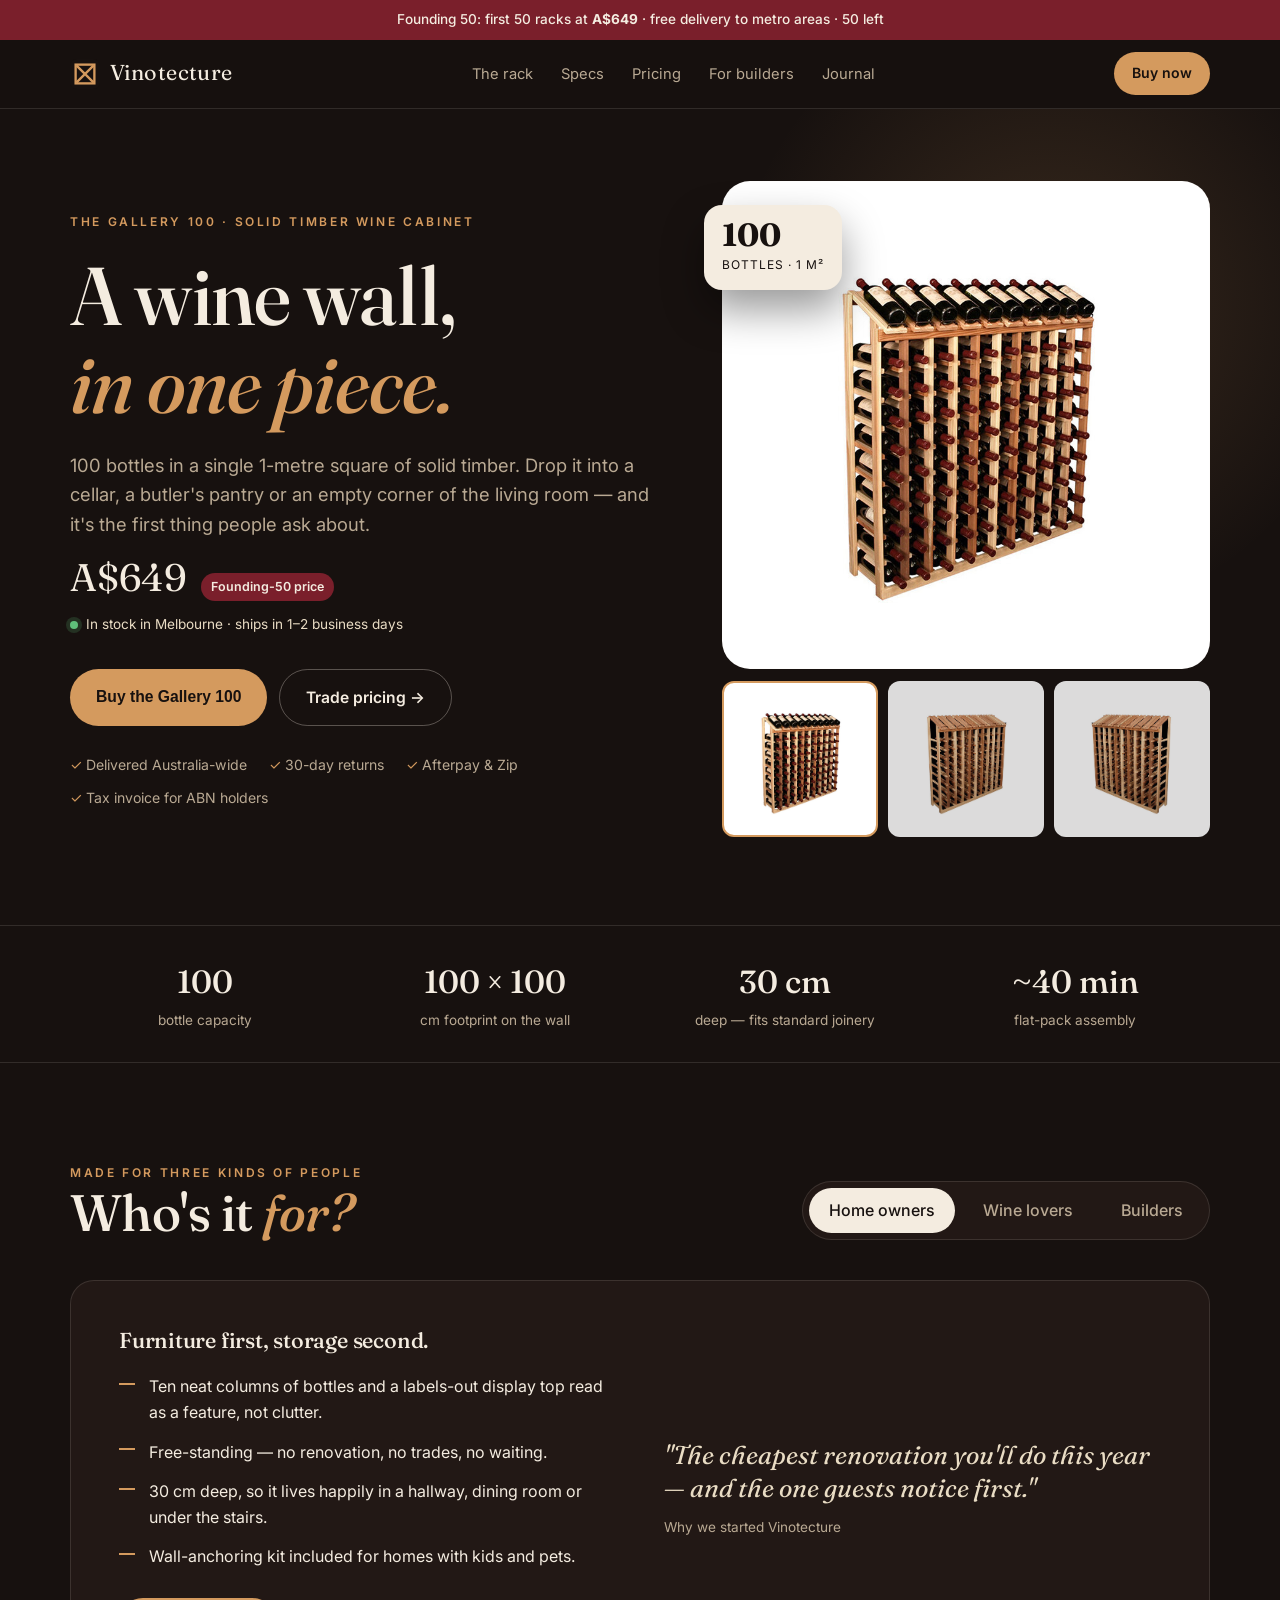
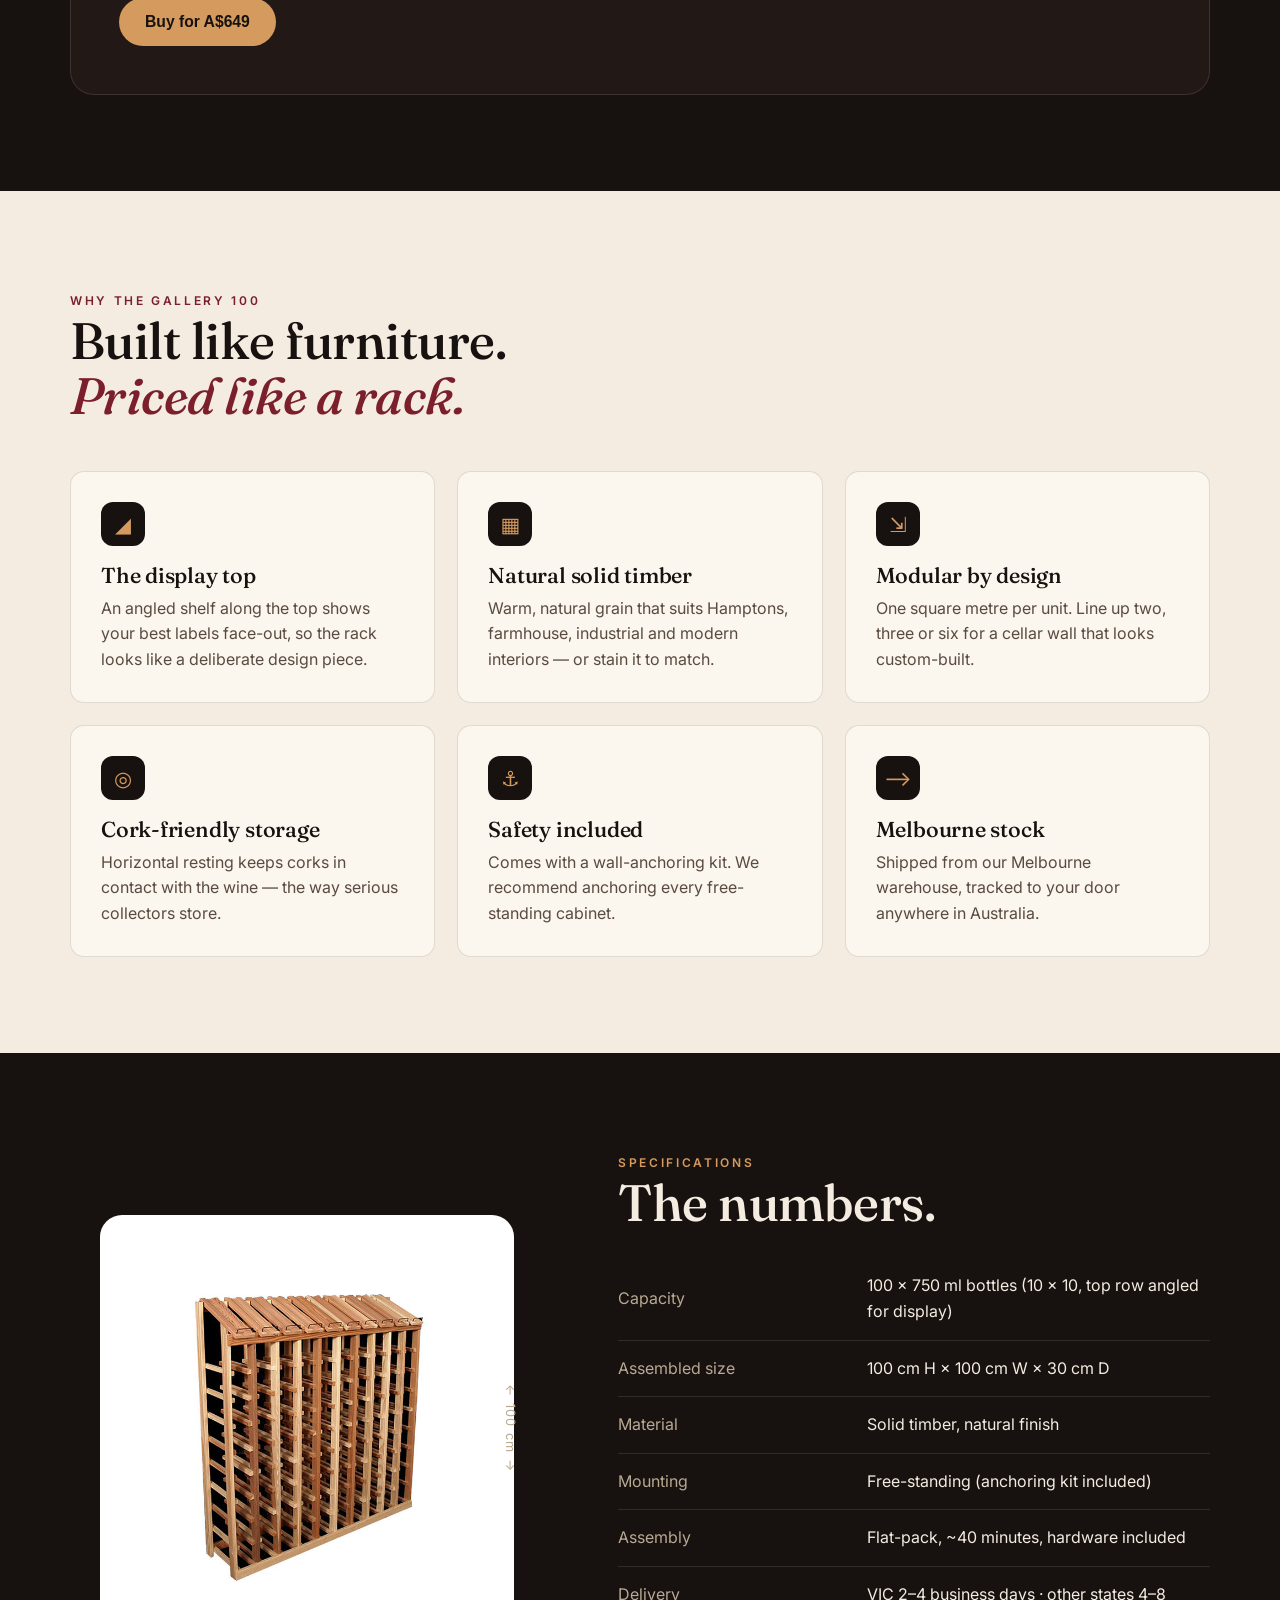
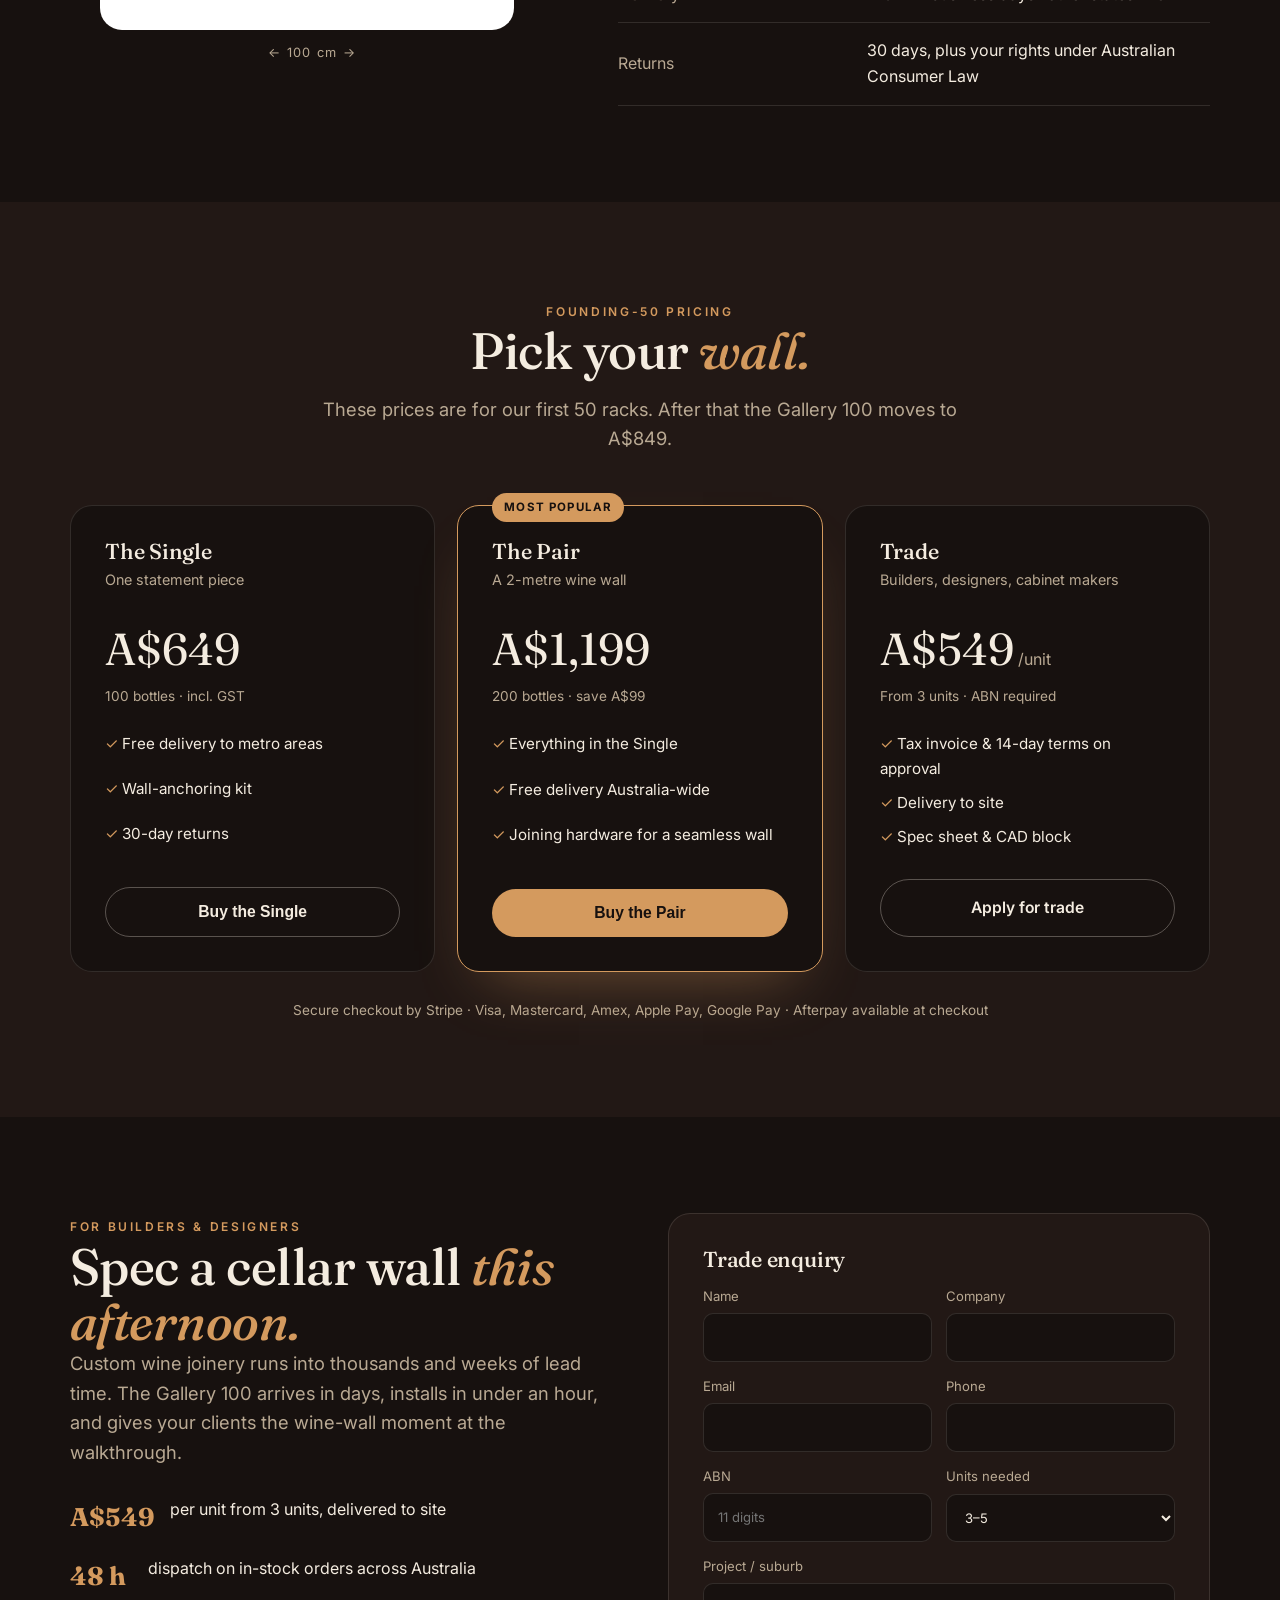
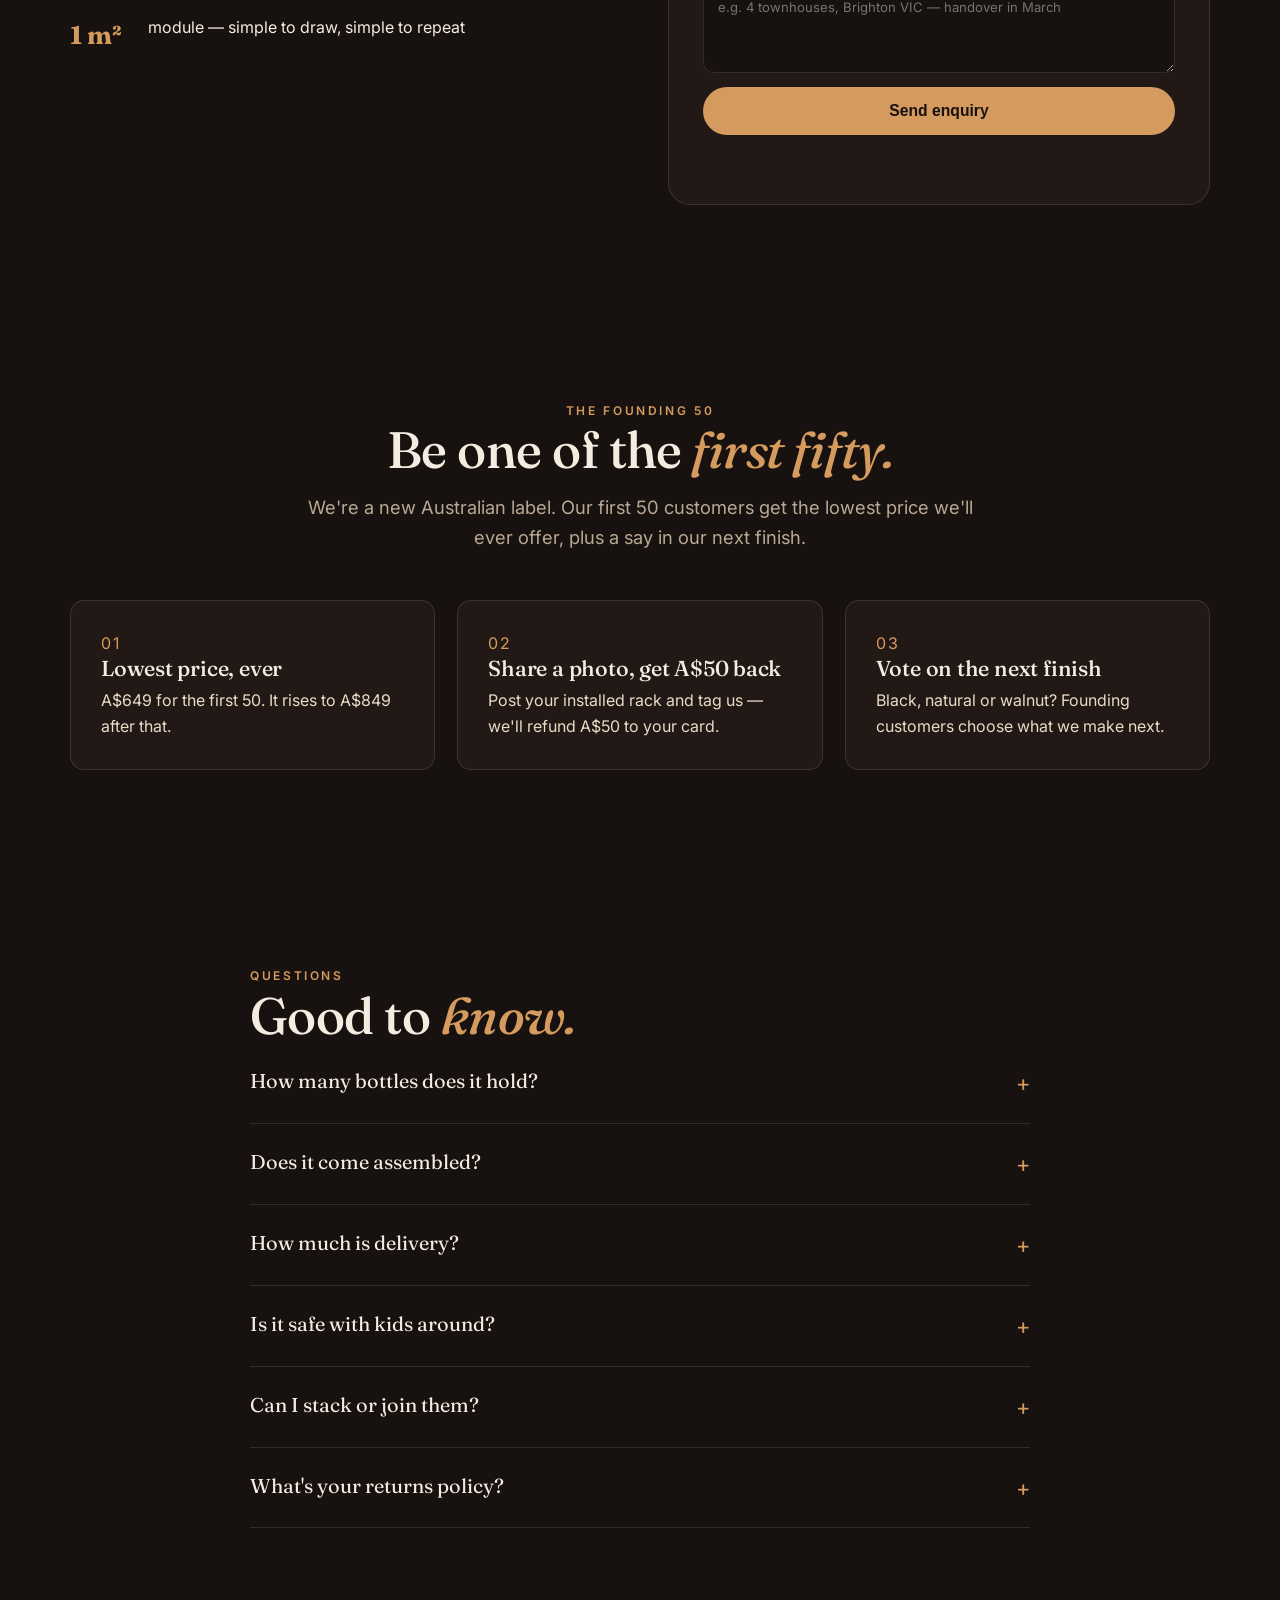
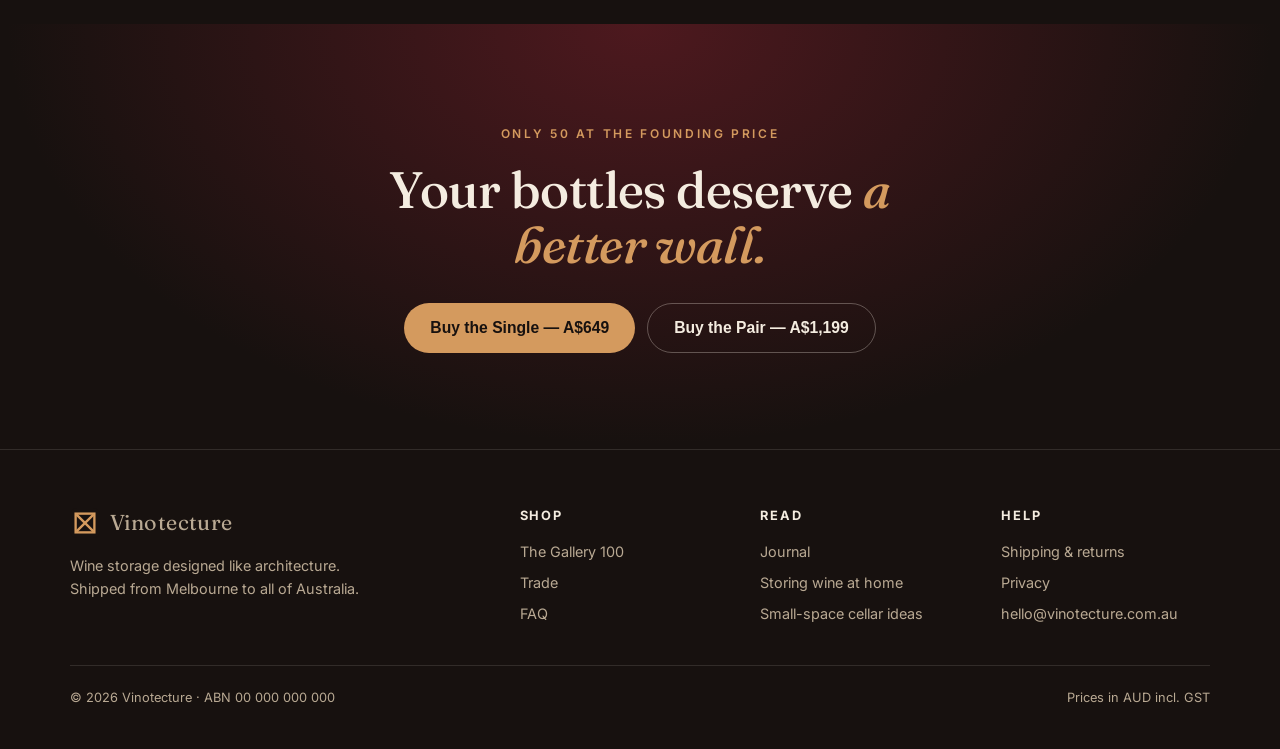
<file: index.html>
<!doctype html>
<html lang="en-AU">
<head>
<meta charset="utf-8">
<meta name="viewport" content="width=device-width,initial-scale=1">
<title>100 Bottle Wine Rack Cabinet | The Gallery 100 | Vinotecture Australia</title>
<meta name="description" content="The Gallery 100: a solid timber 100-bottle wine rack cabinet, 100 × 100 cm. Free-standing, cellar-ready, delivered Australia-wide. Founding-50 price A$649. Trade pricing for builders.">
<link rel="canonical" href="https://vinotecture.com.au/">
<meta name="theme-color" content="#17110f">
<link rel="icon" href="assets/favicon.svg" type="image/svg+xml">

<!-- Open Graph / social -->
<meta property="og:type" content="product">
<meta property="og:site_name" content="Vinotecture">
<meta property="og:title" content="The Gallery 100 — 100 Bottle Timber Wine Rack Cabinet">
<meta property="og:description" content="A statement wine wall in one piece. 100 bottles, 100 × 100 cm, delivered Australia-wide.">
<meta property="og:url" content="https://vinotecture.com.au/">
<meta property="og:image" content="https://vinotecture.com.au/assets/og-image.png">
<meta property="og:locale" content="en_AU">
<meta name="twitter:card" content="summary_large_image">

<link rel="preconnect" href="https://fonts.googleapis.com">
<link rel="preconnect" href="https://fonts.gstatic.com" crossorigin>
<link href="https://fonts.googleapis.com/css2?family=Fraunces:ital,opsz,wght@0,9..144,400;0,9..144,500;1,9..144,400&family=Inter:wght@400;500;600;700&display=swap" rel="stylesheet">
<link rel="stylesheet" href="css/styles.css">

<!-- Structured data: Product + Organization + FAQ (edit prices in one place: here and js/main.js) -->
<script type="application/ld+json">
{
  "@context":"https://schema.org",
  "@graph":[
    {"@type":"Organization","@id":"https://vinotecture.com.au/#org","name":"Vinotecture","url":"https://vinotecture.com.au/","logo":"https://vinotecture.com.au/assets/favicon.svg","email":"hello@vinotecture.com.au","areaServed":"AU"},
    {"@type":"Product","name":"The Gallery 100 — 100 Bottle Timber Wine Rack Cabinet","image":["https://vinotecture.com.au/assets/photos/wine-rack-display-top-filled.jpg","https://vinotecture.com.au/assets/photos/wine-rack-display-top-left.jpg","https://vinotecture.com.au/assets/photos/wine-rack-display-top-right.jpg"],
     "description":"Free-standing solid timber wine rack with individual bottle slots and an angled display top. Holds 100 bottles. 100 cm H × 100 cm W × 30 cm D.",
     "sku":"VT-G100-NAT","brand":{"@type":"Brand","name":"Vinotecture"},"material":"Solid timber","color":"Natural",
     "offers":{"@type":"Offer","url":"https://vinotecture.com.au/","priceCurrency":"AUD","price":"649.00","availability":"https://schema.org/InStock","itemCondition":"https://schema.org/NewCondition","seller":{"@id":"https://vinotecture.com.au/#org"},
       "shippingDetails":{"@type":"OfferShippingDetails","shippingDestination":{"@type":"DefinedRegion","addressCountry":"AU"}},
       "hasMerchantReturnPolicy":{"@type":"MerchantReturnPolicy","applicableCountry":"AU","returnPolicyCategory":"https://schema.org/MerchantReturnFiniteReturnWindow","merchantReturnDays":30}}},
    {"@type":"FAQPage","mainEntity":[
      {"@type":"Question","name":"How many bottles does the Gallery 100 hold?","acceptedAnswer":{"@type":"Answer","text":"100 standard 750 ml bottles: 10 columns of individual slots, with the top row angled to show your best labels face-out."}},
      {"@type":"Question","name":"Does it come assembled?","acceptedAnswer":{"@type":"Answer","text":"It ships flat-packed with all hardware and takes about 30–45 minutes with a screwdriver. Assembly is available in Melbourne metro."}},
      {"@type":"Question","name":"Do you offer trade pricing for builders?","acceptedAnswer":{"@type":"Answer","text":"Yes. Builders, designers and cabinet makers with an ABN get trade pricing from 3 units, tax invoices and site delivery."}}
    ]}
  ]
}
</script>
</head>
<body>

<div class="announce">Founding 50: first 50 racks at <strong>A$649</strong> · free delivery to metro areas · <span data-left>50</span> left</div>

<nav class="nav" aria-label="Main">
  <div class="wrap">
    <a class="logo" href="./"><img src="assets/favicon.svg" alt="" width="30" height="30">Vinotecture</a>
    <ul id="menu">
      <li><a href="#rack">The rack</a></li>
      <li><a href="#specs">Specs</a></li>
      <li><a href="#pricing">Pricing</a></li>
      <li><a href="#trade">For builders</a></li>
      <li><a href="journal/">Journal</a></li>
    </ul>
    <a href="#pricing" class="btn btn-primary btn-sm">Buy now</a>
    <button class="menu-btn" aria-controls="menu" aria-expanded="false">Menu</button>
  </div>
</nav>

<main>
<!-- HERO -->
<header class="hero">
  <div class="wrap">
    <div>
      <span class="eyebrow">The Gallery 100 · Solid timber wine cabinet</span>
      <h1>A wine wall,<br><em>in one piece.</em></h1>
      <p class="lede">100 bottles in a single 1-metre square of solid timber. Drop it into a cellar, a butler's pantry or an empty corner of the living room — and it's the first thing people ask about.</p>
      <div class="price-tag"><span class="now">A$649</span><span class="save">Founding-50 price</span></div>
      <p class="stock"><i></i> In stock in Melbourne · ships in 1–2 business days</p>
      <div class="cta-row">
        <button class="btn btn-primary" data-buy="single">Buy the Gallery 100</button>
        <a class="btn btn-ghost" href="#trade">Trade pricing →</a>
      </div>
      <div class="trust"><span>Delivered Australia-wide</span><span>30-day returns</span><span>Afterpay &amp; Zip</span><span>Tax invoice for ABN holders</span></div>
    </div>
    <div class="hero-art">
      <div class="frame">
        <img id="hero-img" src="assets/photos/wine-rack-display-top-filled.jpg" alt="The Gallery 100 timber wine rack filled with bottles, with labels on show along the angled display top" width="750" height="750" fetchpriority="high">
      </div>
      <div class="thumbs" role="group" aria-label="Product photos">
        <button class="thumb" aria-pressed="true" data-src="assets/photos/wine-rack-display-top-filled.jpg" data-alt="The Gallery 100 timber wine rack filled with bottles, with labels on show along the angled display top"><img src="assets/photos/wine-rack-display-top-filled.jpg" alt="Filled with bottles" width="750" height="750"></button>
        <button class="thumb" aria-pressed="false" data-src="assets/photos/wine-rack-display-top-left.jpg" data-alt="The Gallery 100 empty, showing individual timber bottle slots and the angled display top"><img src="assets/photos/wine-rack-display-top-left.jpg" alt="Empty, from the left" width="750" height="750" loading="lazy"></button>
        <button class="thumb" aria-pressed="false" data-src="assets/photos/wine-rack-display-top-right.jpg" data-alt="The Gallery 100 empty, viewed from the right"><img src="assets/photos/wine-rack-display-top-right.jpg" alt="Empty, from the right" width="750" height="750" loading="lazy"></button>
      </div>
      <div class="badge-cap"><b>100</b><small>bottles · 1 m²</small></div>
    </div>
  </div>
</header>

<div class="strip">
  <div class="wrap">
    <div><b>100</b><span>bottle capacity</span></div>
    <div><b>100 × 100</b><span>cm footprint on the wall</span></div>
    <div><b>30 cm</b><span>deep — fits standard joinery</span></div>
    <div><b>~40 min</b><span>flat-pack assembly</span></div>
  </div>
</div>

<!-- AUDIENCE -->
<section id="rack">
  <div class="wrap">
    <div class="audience-head reveal">
      <div>
        <span class="eyebrow">Made for three kinds of people</span>
        <h2>Who's it <em>for?</em></h2>
      </div>
      <div class="tabs" role="tablist">
        <button class="tab" role="tab" aria-selected="true" aria-controls="p-home" id="t-home">Home owners</button>
        <button class="tab" role="tab" aria-selected="false" aria-controls="p-wine" id="t-wine">Wine lovers</button>
        <button class="tab" role="tab" aria-selected="false" aria-controls="p-build" id="t-build">Builders</button>
      </div>
    </div>

    <div class="panel active reveal" role="tabpanel" id="p-home" aria-labelledby="t-home">
      <div>
        <h3>Furniture first, storage second.</h3>
        <ul>
          <li>Ten neat columns of bottles and a labels-out display top read as a feature, not clutter.</li>
          <li>Free-standing — no renovation, no trades, no waiting.</li>
          <li>30 cm deep, so it lives happily in a hallway, dining room or under the stairs.</li>
          <li>Wall-anchoring kit included for homes with kids and pets.</li>
        </ul>
        <button class="btn btn-primary" data-buy="single">Buy for A$649</button>
      </div>
      <p class="quote">"The cheapest renovation you'll do this year — and the one guests notice first."<small>Why we started Vinotecture</small></p>
    </div>

    <div class="panel reveal" role="tabpanel" id="p-wine" aria-labelledby="t-wine" hidden>
      <div>
        <h3>Store it properly. See it all at once.</h3>
        <ul>
          <li>Bottles rest on their side, keeping corks moist for cellaring.</li>
          <li>Individual slots — sort by region, vintage or "don't touch", and find any bottle in seconds.</li>
          <li>Top display row for the bottles you're proud of.</li>
          <li>Open timber lets air move; no glass, no compressor, no noise.</li>
        </ul>
        <button class="btn btn-primary" data-buy="single">Buy for A$649</button>
      </div>
      <p class="quote">"A case a month fills it in about eight. Then you'll want the second one."<small>The Pair saves A$99 — see pricing</small></p>
    </div>

    <div class="panel reveal" role="tabpanel" id="p-build" aria-labelledby="t-build" hidden>
      <div>
        <h3>A cellar fit-out in a box.</h3>
        <ul>
          <li>Repeatable 1000 × 1000 × 300 mm module — easy to spec into plans.</li>
          <li>Stack side by side for a full cellar wall at a fraction of custom joinery.</li>
          <li>Trade pricing from 3 units, tax invoices, delivery to site.</li>
          <li>A finishing touch that helps display homes and listings stand out.</li>
        </ul>
        <a class="btn btn-primary" href="#trade">Get trade pricing</a>
      </div>
      <p class="quote">"Specs like a cabinet, installs like furniture."<small>1 module = 100 bottles · 3 modules = a 300-bottle cellar wall</small></p>
    </div>
  </div>
</section>

<!-- FEATURES -->
<section class="features">
  <div class="wrap">
    <div class="reveal">
      <span class="eyebrow">Why the Gallery 100</span>
      <h2>Built like furniture.<br><em>Priced like a rack.</em></h2>
    </div>
    <div class="grid-3">
      <article class="card reveal"><div class="ico">◢</div><h3>The display top</h3><p>An angled shelf along the top shows your best labels face-out, so the rack looks like a deliberate design piece.</p></article>
      <article class="card reveal"><div class="ico">▦</div><h3>Natural solid timber</h3><p>Warm, natural grain that suits Hamptons, farmhouse, industrial and modern interiors — or stain it to match.</p></article>
      <article class="card reveal"><div class="ico">⇲</div><h3>Modular by design</h3><p>One square metre per unit. Line up two, three or six for a cellar wall that looks custom-built.</p></article>
      <article class="card reveal"><div class="ico">◎</div><h3>Cork-friendly storage</h3><p>Horizontal resting keeps corks in contact with the wine — the way serious collectors store.</p></article>
      <article class="card reveal"><div class="ico">⚓</div><h3>Safety included</h3><p>Comes with a wall-anchoring kit. We recommend anchoring every free-standing cabinet.</p></article>
      <article class="card reveal"><div class="ico">⟶</div><h3>Melbourne stock</h3><p>Shipped from our Melbourne warehouse, tracked to your door anywhere in Australia.</p></article>
    </div>
  </div>
</section>

<!-- SPECS -->
<section class="specs" id="specs">
  <div class="wrap">
    <div class="dims reveal">
      <img src="assets/photos/wine-rack-display-top-left.jpg" alt="Gallery 100 dimensions: 100 cm high, 100 cm wide, 30 cm deep" width="750" height="750" loading="lazy">
      <span class="w">← 100 cm →</span><span class="h">← 100 cm →</span>
    </div>
    <div class="reveal">
      <span class="eyebrow">Specifications</span>
      <h2>The numbers.</h2>
      <table class="spec-table">
        <tr><th>Capacity</th><td>100 × 750 ml bottles (10 × 10, top row angled for display)</td></tr>
        <tr><th>Assembled size</th><td>100 cm H × 100 cm W × 30 cm D</td></tr>
        <tr><th>Material</th><td>Solid timber, natural finish</td></tr>
        <tr><th>Mounting</th><td>Free-standing (anchoring kit included)</td></tr>
        <tr><th>Assembly</th><td>Flat-pack, ~40 minutes, hardware included</td></tr>
        <tr><th>Delivery</th><td>VIC 2–4 business days · other states 4–8</td></tr>
        <tr><th>Returns</th><td>30 days, plus your rights under Australian Consumer Law</td></tr>
      </table>
    </div>
  </div>
</section>

<!-- PRICING -->
<section class="pricing" id="pricing">
  <div class="wrap">
    <div class="center reveal">
      <span class="eyebrow">Founding-50 pricing</span>
      <h2>Pick your <em>wall.</em></h2>
      <p class="lede">These prices are for our first 50 racks. After that the Gallery 100 moves to A$849.</p>
    </div>
    <div class="tiers">
      <div class="tier reveal">
        <h3>The Single</h3><p class="who">One statement piece</p>
        <div class="amt">A$649</div><p class="per">100 bottles · incl. GST</p>
        <ul><li>Free delivery to metro areas</li><li>Wall-anchoring kit</li><li>30-day returns</li></ul>
        <button class="btn btn-ghost" data-buy="single">Buy the Single</button>
      </div>
      <div class="tier hot reveal">
        <span class="flag">Most popular</span>
        <h3>The Pair</h3><p class="who">A 2-metre wine wall</p>
        <div class="amt">A$1,199</div><p class="per">200 bottles · save A$99</p>
        <ul><li>Everything in the Single</li><li>Free delivery Australia-wide</li><li>Joining hardware for a seamless wall</li></ul>
        <button class="btn btn-primary" data-buy="pair">Buy the Pair</button>
      </div>
      <div class="tier reveal">
        <h3>Trade</h3><p class="who">Builders, designers, cabinet makers</p>
        <div class="amt">A$549<small> /unit</small></div><p class="per">From 3 units · ABN required</p>
        <ul><li>Tax invoice &amp; 14-day terms on approval</li><li>Delivery to site</li><li>Spec sheet &amp; CAD block</li></ul>
        <a class="btn btn-ghost" href="#trade">Apply for trade</a>
      </div>
    </div>
    <p class="center pay-note">Secure checkout by Stripe · Visa, Mastercard, Amex, Apple Pay, Google Pay · Afterpay available at checkout</p>
  </div>
</section>

<!-- TRADE -->
<section class="trade" id="trade">
  <div class="wrap">
    <div class="reveal">
      <span class="eyebrow">For builders &amp; designers</span>
      <h2>Spec a cellar wall <em>this afternoon.</em></h2>
      <p class="lede">Custom wine joinery runs into thousands and weeks of lead time. The Gallery 100 arrives in days, installs in under an hour, and gives your clients the wine-wall moment at the walkthrough.</p>
      <div class="perks">
        <div class="perk"><b>A$549</b><p>per unit from 3 units, delivered to site</p></div>
        <div class="perk"><b>48 h</b><p>dispatch on in-stock orders across Australia</p></div>
        <div class="perk"><b>1 m²</b><p>module — simple to draw, simple to repeat</p></div>
      </div>
    </div>
    <form class="lead reveal" id="trade-form" data-endpoint="FORMSPREE_ENDPOINT_HERE">
      <h3>Trade enquiry</h3>
      <div class="row-2">
        <label>Name<input name="name" required autocomplete="name"></label>
        <label>Company<input name="company" required autocomplete="organization"></label>
      </div>
      <div class="row-2">
        <label>Email<input type="email" name="email" required autocomplete="email"></label>
        <label>Phone<input type="tel" name="phone" autocomplete="tel"></label>
      </div>
      <div class="row-2">
        <label>ABN<input name="abn" inputmode="numeric" placeholder="11 digits"></label>
        <label>Units needed
          <select name="units"><option>3–5</option><option>6–10</option><option>11–20</option><option>20+</option></select>
        </label>
      </div>
      <label>Project / suburb<textarea name="project" rows="3" placeholder="e.g. 4 townhouses, Brighton VIC — handover in March"></textarea></label>
      <input type="text" name="_gotcha" style="display:none" tabindex="-1" autocomplete="off">
      <button class="btn btn-primary" type="submit">Send enquiry</button>
      <p class="form-msg" role="status"></p>
    </form>
  </div>
</section>

<!-- FOUNDING 50 (swap for real reviews once you have them — never use made-up ones) -->
<section class="reviews">
  <div class="wrap">
    <div class="center reveal">
      <span class="eyebrow">The Founding 50</span>
      <h2>Be one of the <em>first fifty.</em></h2>
      <p class="lede">We're a new Australian label. Our first 50 customers get the lowest price we'll ever offer, plus a say in our next finish.</p>
    </div>
    <div class="grid-3">
      <div class="card reveal"><div class="stars">01</div><h3>Lowest price, ever</h3><p>A$649 for the first 50. It rises to A$849 after that.</p></div>
      <div class="card reveal"><div class="stars">02</div><h3>Share a photo, get A$50 back</h3><p>Post your installed rack and tag us — we'll refund A$50 to your card.</p></div>
      <div class="card reveal"><div class="stars">03</div><h3>Vote on the next finish</h3><p>Black, natural or walnut? Founding customers choose what we make next.</p></div>
    </div>
  </div>
</section>

<!-- FAQ -->
<section class="faq" id="faq">
  <div class="wrap">
    <div class="reveal"><span class="eyebrow">Questions</span><h2>Good to <em>know.</em></h2></div>
    <details><summary>How many bottles does it hold?</summary><p>100 standard 750 ml bottles: 10 columns of individual slots, with the top row angled to show your favourite labels face-out.</p></details>
    <details><summary>Does it come assembled?</summary><p>It ships flat-packed with all hardware and takes about 30–45 minutes with a screwdriver. Assembly is available in Melbourne metro — ask us.</p></details>
    <details><summary>How much is delivery?</summary><p>Free to metro areas on the Single, and free Australia-wide on the Pair. Regional delivery for a Single is quoted at checkout. VIC orders usually arrive in 2–4 business days, other states in 4–8.</p></details>
    <details><summary>Is it safe with kids around?</summary><p>Every rack includes a wall-anchoring kit. Like any tall free-standing furniture, please anchor it to the wall.</p></details>
    <details><summary>Can I stack or join them?</summary><p>Yes — set them side by side to build a continuous wall. The Pair includes joining hardware.</p></details>
    <details><summary>What's your returns policy?</summary><p>30 days for change of mind (unused, in original packaging). Your rights under the Australian Consumer Law always apply. See <a href="shipping-returns.html">shipping &amp; returns</a>.</p></details>
  </div>
</section>

<!-- FINAL CTA -->
<section class="final">
  <div class="wrap">
    <span class="eyebrow">Only <span data-left>50</span> at the founding price</span>
    <h2>Your bottles deserve <em>a better wall.</em></h2>
    <div class="cta-row">
      <button class="btn btn-primary" data-buy="single">Buy the Single — A$649</button>
      <button class="btn btn-ghost" data-buy="pair">Buy the Pair — A$1,199</button>
    </div>
  </div>
</section>
</main>

<footer>
  <div class="wrap">
    <div class="foot">
      <div>
        <a class="logo" href="./"><img src="assets/favicon.svg" alt="" width="30" height="30">Vinotecture</a>
        <p style="margin-top:14px;max-width:36ch">Wine storage designed like architecture. Shipped from Melbourne to all of Australia.</p>
      </div>
      <div><h4>Shop</h4><ul><li><a href="#pricing">The Gallery 100</a></li><li><a href="#trade">Trade</a></li><li><a href="#faq">FAQ</a></li></ul></div>
      <div><h4>Read</h4><ul><li><a href="journal/">Journal</a></li><li><a href="journal/how-to-store-wine-at-home-australia.html">Storing wine at home</a></li><li><a href="journal/wine-cellar-ideas-small-spaces.html">Small-space cellar ideas</a></li></ul></div>
      <div><h4>Help</h4><ul><li><a href="shipping-returns.html">Shipping &amp; returns</a></li><li><a href="privacy.html">Privacy</a></li><li><a href="mailto:hello@vinotecture.com.au">hello@vinotecture.com.au</a></li></ul></div>
    </div>
    <div class="legal"><span>© <span data-year>2026</span> Vinotecture · ABN 00 000 000 000</span><span>Prices in AUD incl. GST</span></div>
  </div>
</footer>

<div class="buybar" aria-hidden="true"><div><b>A$649</b><br><small style="color:var(--muted)">The Gallery 100 · 100 bottles</small></div><button class="btn btn-primary btn-sm" data-buy="single">Buy now</button></div>

<script src="js/main.js" defer></script>
</body>
</html>
</file>
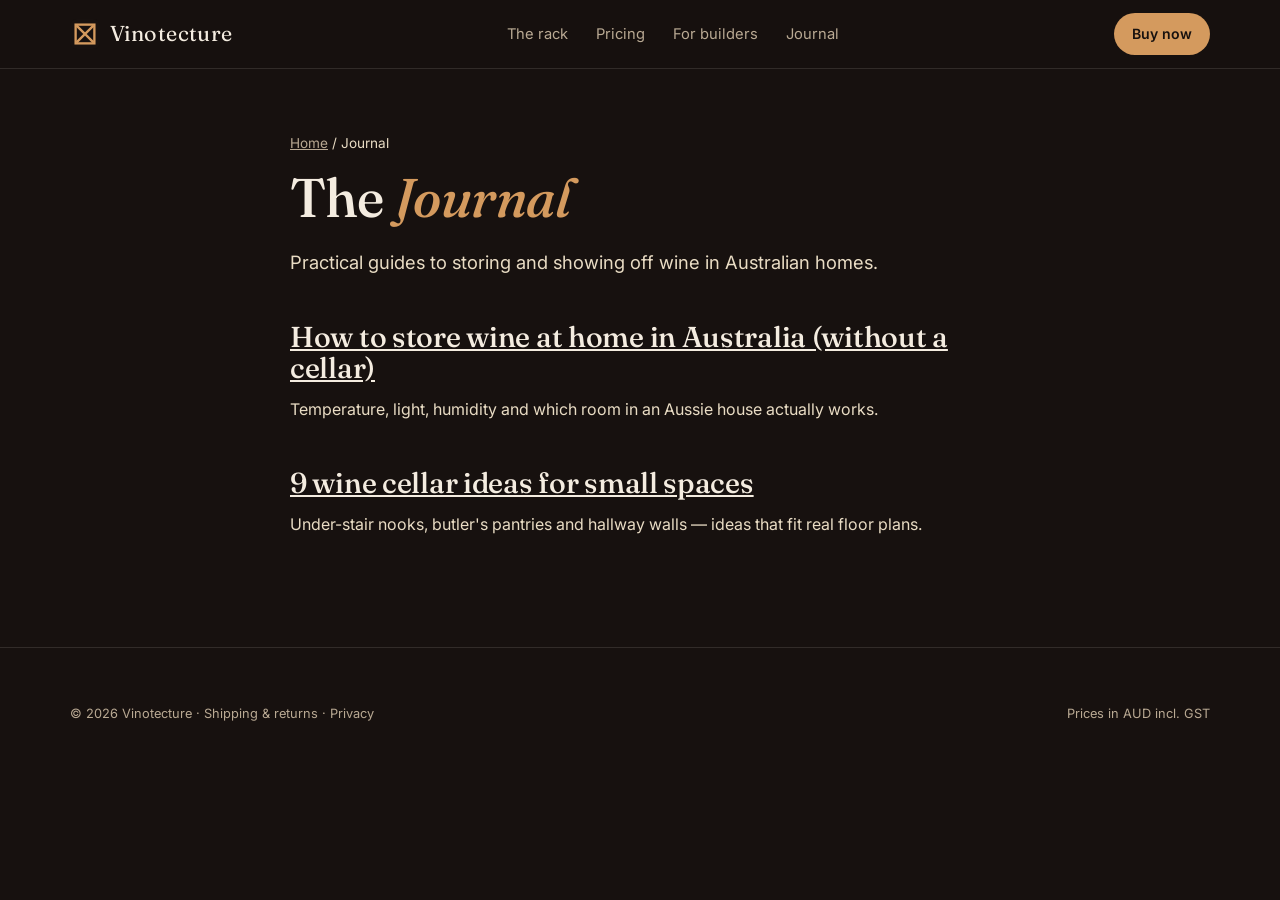
<file: journal/index.html>
<!doctype html>
<html lang="en-AU">
<head>
<meta charset="utf-8"><meta name="viewport" content="width=device-width,initial-scale=1">
<title>Wine Storage Journal | Vinotecture</title>
<meta name="description" content="Practical guides to storing, cellaring and displaying wine at home in Australia.">
<link rel="canonical" href="https://vinotecture.com.au/journal/">
<meta property="og:title" content="Wine Storage Journal | Vinotecture"><meta property="og:description" content="Practical guides to storing, cellaring and displaying wine at home in Australia."><meta property="og:url" content="https://vinotecture.com.au/journal/"><meta property="og:image" content="https://vinotecture.com.au/assets/og-image.png"><meta property="og:type" content="article">
<meta name="theme-color" content="#17110f">
<link rel="icon" href="../assets/favicon.svg" type="image/svg+xml">
<link rel="preconnect" href="https://fonts.googleapis.com"><link rel="preconnect" href="https://fonts.gstatic.com" crossorigin><link href="https://fonts.googleapis.com/css2?family=Fraunces:ital,opsz,wght@0,9..144,400;0,9..144,500;1,9..144,400&family=Inter:wght@400;500;600;700&display=swap" rel="stylesheet">
<link rel="stylesheet" href="../css/styles.css">
</head>
<body>
<nav class="nav" aria-label="Main"><div class="wrap">
<a class="logo" href="../"><img src="../assets/favicon.svg" alt="" width="30" height="30">Vinotecture</a>
<ul id="menu"><li><a href="../#rack">The rack</a></li><li><a href="../#pricing">Pricing</a></li><li><a href="../#trade">For builders</a></li><li><a href="../journal/">Journal</a></li></ul>
<a href="../#pricing" class="btn btn-primary btn-sm">Buy now</a><button class="menu-btn" aria-controls="menu" aria-expanded="false">Menu</button>
</div></nav>
<main class="article">
<p class="crumbs"><a href="../">Home</a> / Journal</p>
<h1>The <em>Journal</em></h1>
<p class="lede">Practical guides to storing and showing off wine in Australian homes.</p>
<h2><a href="how-to-store-wine-at-home-australia.html">How to store wine at home in Australia (without a cellar)</a></h2>
<p>Temperature, light, humidity and which room in an Aussie house actually works.</p>
<h2><a href="wine-cellar-ideas-small-spaces.html">9 wine cellar ideas for small spaces</a></h2>
<p>Under-stair nooks, butler's pantries and hallway walls — ideas that fit real floor plans.</p>
</main>
<footer><div class="wrap"><div class="legal" style="margin-top:0;border-top:0;padding-top:0"><span>© <span data-year>2026</span> Vinotecture · <a href="../shipping-returns.html">Shipping &amp; returns</a> · <a href="../privacy.html">Privacy</a></span><span>Prices in AUD incl. GST</span></div></div></footer>
<script src="../js/main.js" defer></script>
</body></html>
</file>
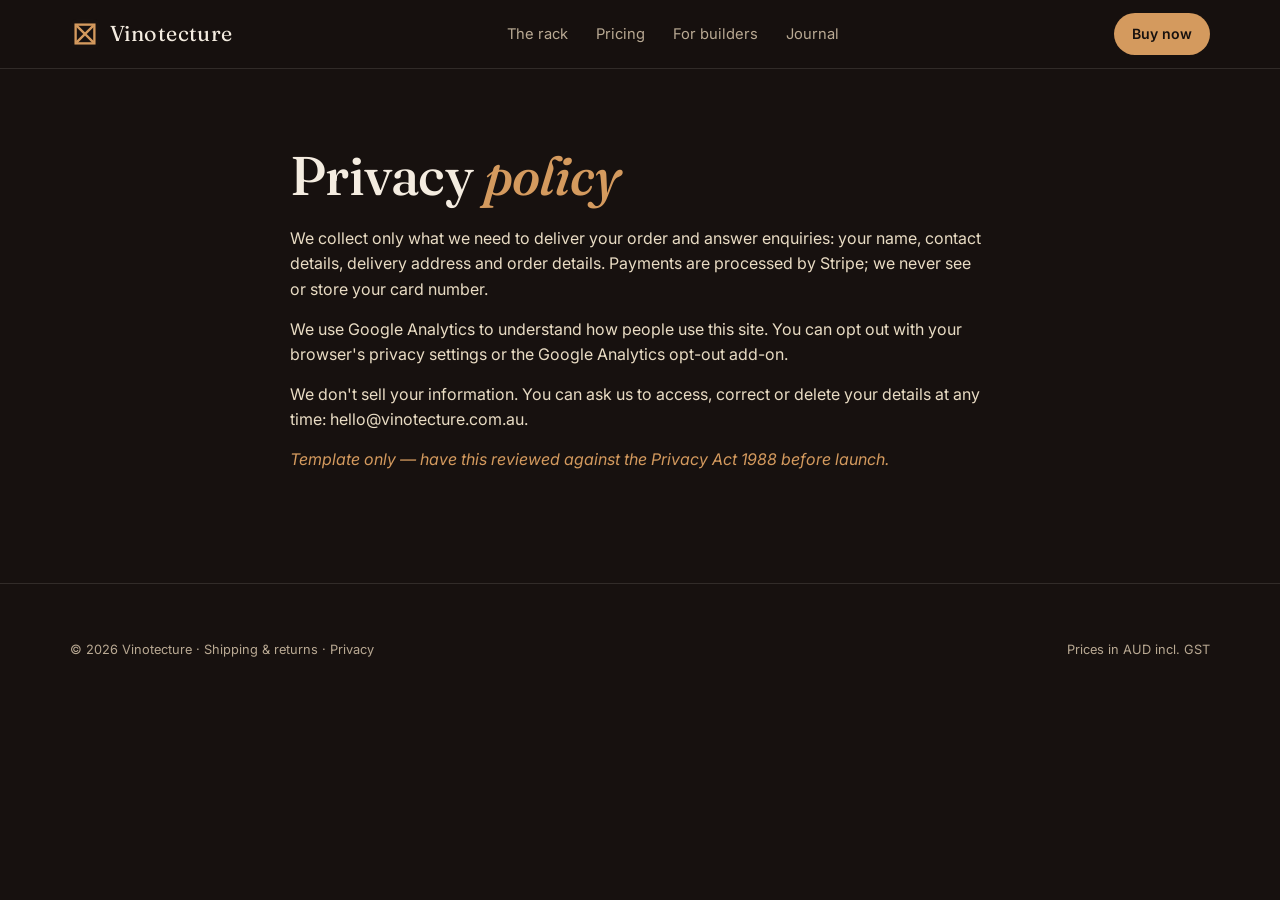
<file: privacy.html>
<!doctype html>
<html lang="en-AU">
<head>
<meta charset="utf-8"><meta name="viewport" content="width=device-width,initial-scale=1">
<title>Privacy Policy | Vinotecture</title>
<meta name="description" content="How Vinotecture collects and uses your personal information.">
<link rel="canonical" href="https://vinotecture.com.au/privacy.html">
<meta property="og:title" content="Privacy Policy | Vinotecture"><meta property="og:description" content="How Vinotecture collects and uses your personal information."><meta property="og:url" content="https://vinotecture.com.au/privacy.html"><meta property="og:image" content="https://vinotecture.com.au/assets/og-image.png"><meta property="og:type" content="article">
<meta name="theme-color" content="#17110f">
<link rel="icon" href="assets/favicon.svg" type="image/svg+xml">
<link rel="preconnect" href="https://fonts.googleapis.com"><link rel="preconnect" href="https://fonts.gstatic.com" crossorigin><link href="https://fonts.googleapis.com/css2?family=Fraunces:ital,opsz,wght@0,9..144,400;0,9..144,500;1,9..144,400&family=Inter:wght@400;500;600;700&display=swap" rel="stylesheet">
<link rel="stylesheet" href="css/styles.css">
</head>
<body>
<nav class="nav" aria-label="Main"><div class="wrap">
<a class="logo" href=""><img src="assets/favicon.svg" alt="" width="30" height="30">Vinotecture</a>
<ul id="menu"><li><a href="#rack">The rack</a></li><li><a href="#pricing">Pricing</a></li><li><a href="#trade">For builders</a></li><li><a href="journal/">Journal</a></li></ul>
<a href="#pricing" class="btn btn-primary btn-sm">Buy now</a><button class="menu-btn" aria-controls="menu" aria-expanded="false">Menu</button>
</div></nav>
<main class="article">
<h1>Privacy <em>policy</em></h1>
<p>We collect only what we need to deliver your order and answer enquiries: your name, contact details, delivery address and order details. Payments are processed by Stripe; we never see or store your card number.</p>
<p>We use Google Analytics to understand how people use this site. You can opt out with your browser's privacy settings or the Google Analytics opt-out add-on.</p>
<p>We don't sell your information. You can ask us to access, correct or delete your details at any time: hello@vinotecture.com.au.</p>
<p><em>Template only — have this reviewed against the Privacy Act 1988 before launch.</em></p>
</main>
<footer><div class="wrap"><div class="legal" style="margin-top:0;border-top:0;padding-top:0"><span>© <span data-year>2026</span> Vinotecture · <a href="shipping-returns.html">Shipping &amp; returns</a> · <a href="privacy.html">Privacy</a></span><span>Prices in AUD incl. GST</span></div></div></footer>
<script src="js/main.js" defer></script>
</body></html>
</file>
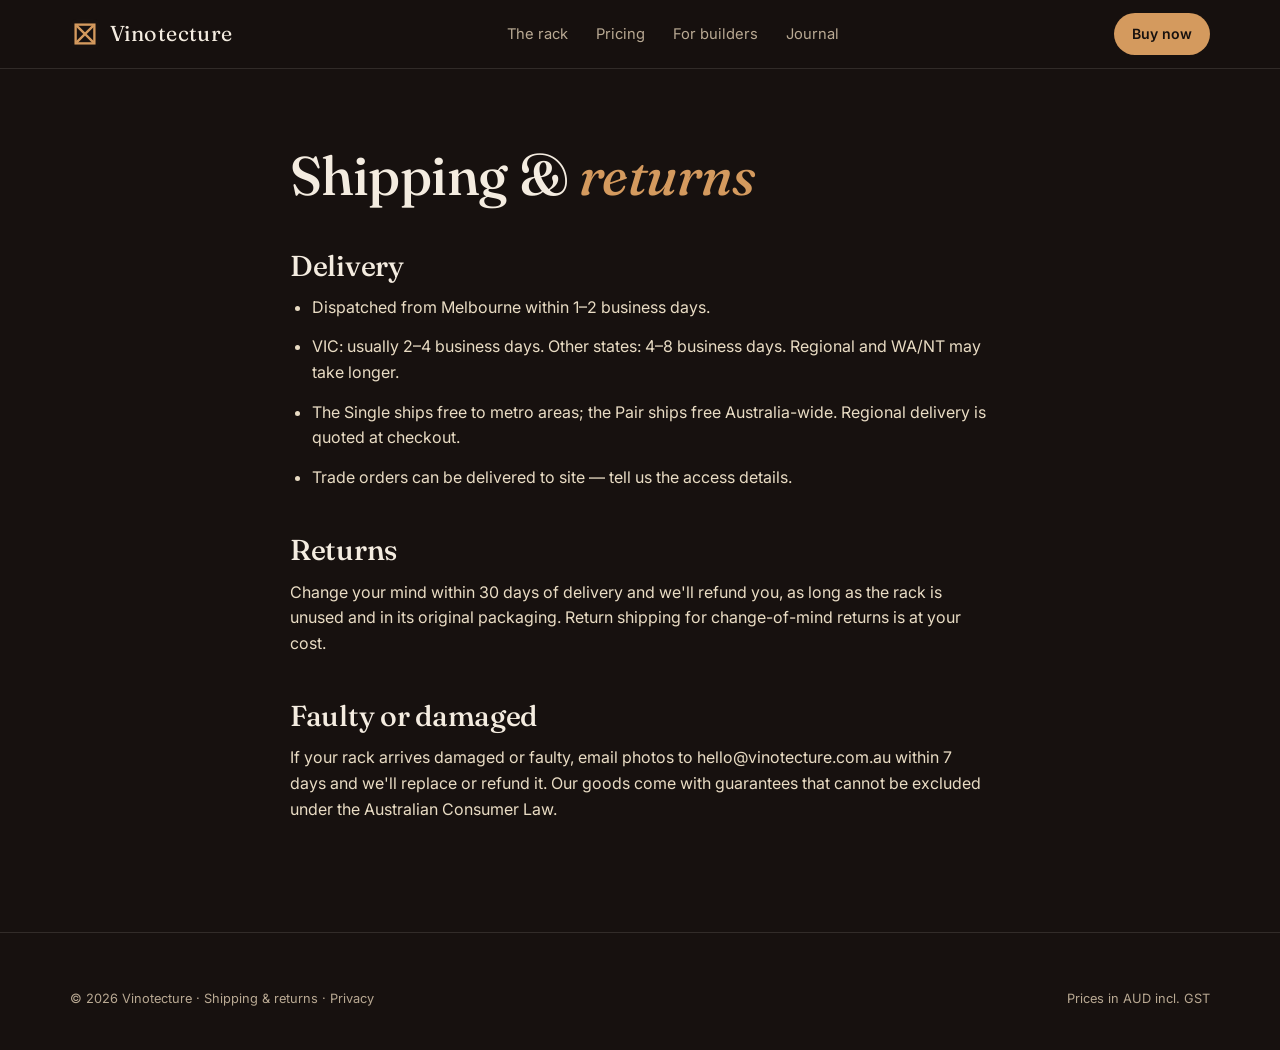
<file: shipping-returns.html>
<!doctype html>
<html lang="en-AU">
<head>
<meta charset="utf-8"><meta name="viewport" content="width=device-width,initial-scale=1">
<title>Shipping & Returns | Vinotecture</title>
<meta name="description" content="Delivery times, costs and our 30-day returns policy for the Gallery 100 wine rack.">
<link rel="canonical" href="https://vinotecture.com.au/shipping-returns.html">
<meta property="og:title" content="Shipping & Returns | Vinotecture"><meta property="og:description" content="Delivery times, costs and our 30-day returns policy for the Gallery 100 wine rack."><meta property="og:url" content="https://vinotecture.com.au/shipping-returns.html"><meta property="og:image" content="https://vinotecture.com.au/assets/og-image.png"><meta property="og:type" content="article">
<meta name="theme-color" content="#17110f">
<link rel="icon" href="assets/favicon.svg" type="image/svg+xml">
<link rel="preconnect" href="https://fonts.googleapis.com"><link rel="preconnect" href="https://fonts.gstatic.com" crossorigin><link href="https://fonts.googleapis.com/css2?family=Fraunces:ital,opsz,wght@0,9..144,400;0,9..144,500;1,9..144,400&family=Inter:wght@400;500;600;700&display=swap" rel="stylesheet">
<link rel="stylesheet" href="css/styles.css">
</head>
<body>
<nav class="nav" aria-label="Main"><div class="wrap">
<a class="logo" href=""><img src="assets/favicon.svg" alt="" width="30" height="30">Vinotecture</a>
<ul id="menu"><li><a href="#rack">The rack</a></li><li><a href="#pricing">Pricing</a></li><li><a href="#trade">For builders</a></li><li><a href="journal/">Journal</a></li></ul>
<a href="#pricing" class="btn btn-primary btn-sm">Buy now</a><button class="menu-btn" aria-controls="menu" aria-expanded="false">Menu</button>
</div></nav>
<main class="article">
<h1>Shipping &amp; <em>returns</em></h1>
<h2>Delivery</h2>
<ul><li>Dispatched from Melbourne within 1–2 business days.</li><li>VIC: usually 2–4 business days. Other states: 4–8 business days. Regional and WA/NT may take longer.</li><li>The Single ships free to metro areas; the Pair ships free Australia-wide. Regional delivery is quoted at checkout.</li><li>Trade orders can be delivered to site — tell us the access details.</li></ul>
<h2>Returns</h2>
<p>Change your mind within 30 days of delivery and we'll refund you, as long as the rack is unused and in its original packaging. Return shipping for change-of-mind returns is at your cost.</p>
<h2>Faulty or damaged</h2>
<p>If your rack arrives damaged or faulty, email photos to hello@vinotecture.com.au within 7 days and we'll replace or refund it. Our goods come with guarantees that cannot be excluded under the Australian Consumer Law.</p>
</main>
<footer><div class="wrap"><div class="legal" style="margin-top:0;border-top:0;padding-top:0"><span>© <span data-year>2026</span> Vinotecture · <a href="shipping-returns.html">Shipping &amp; returns</a> · <a href="privacy.html">Privacy</a></span><span>Prices in AUD incl. GST</span></div></div></footer>
<script src="js/main.js" defer></script>
</body></html>
</file>
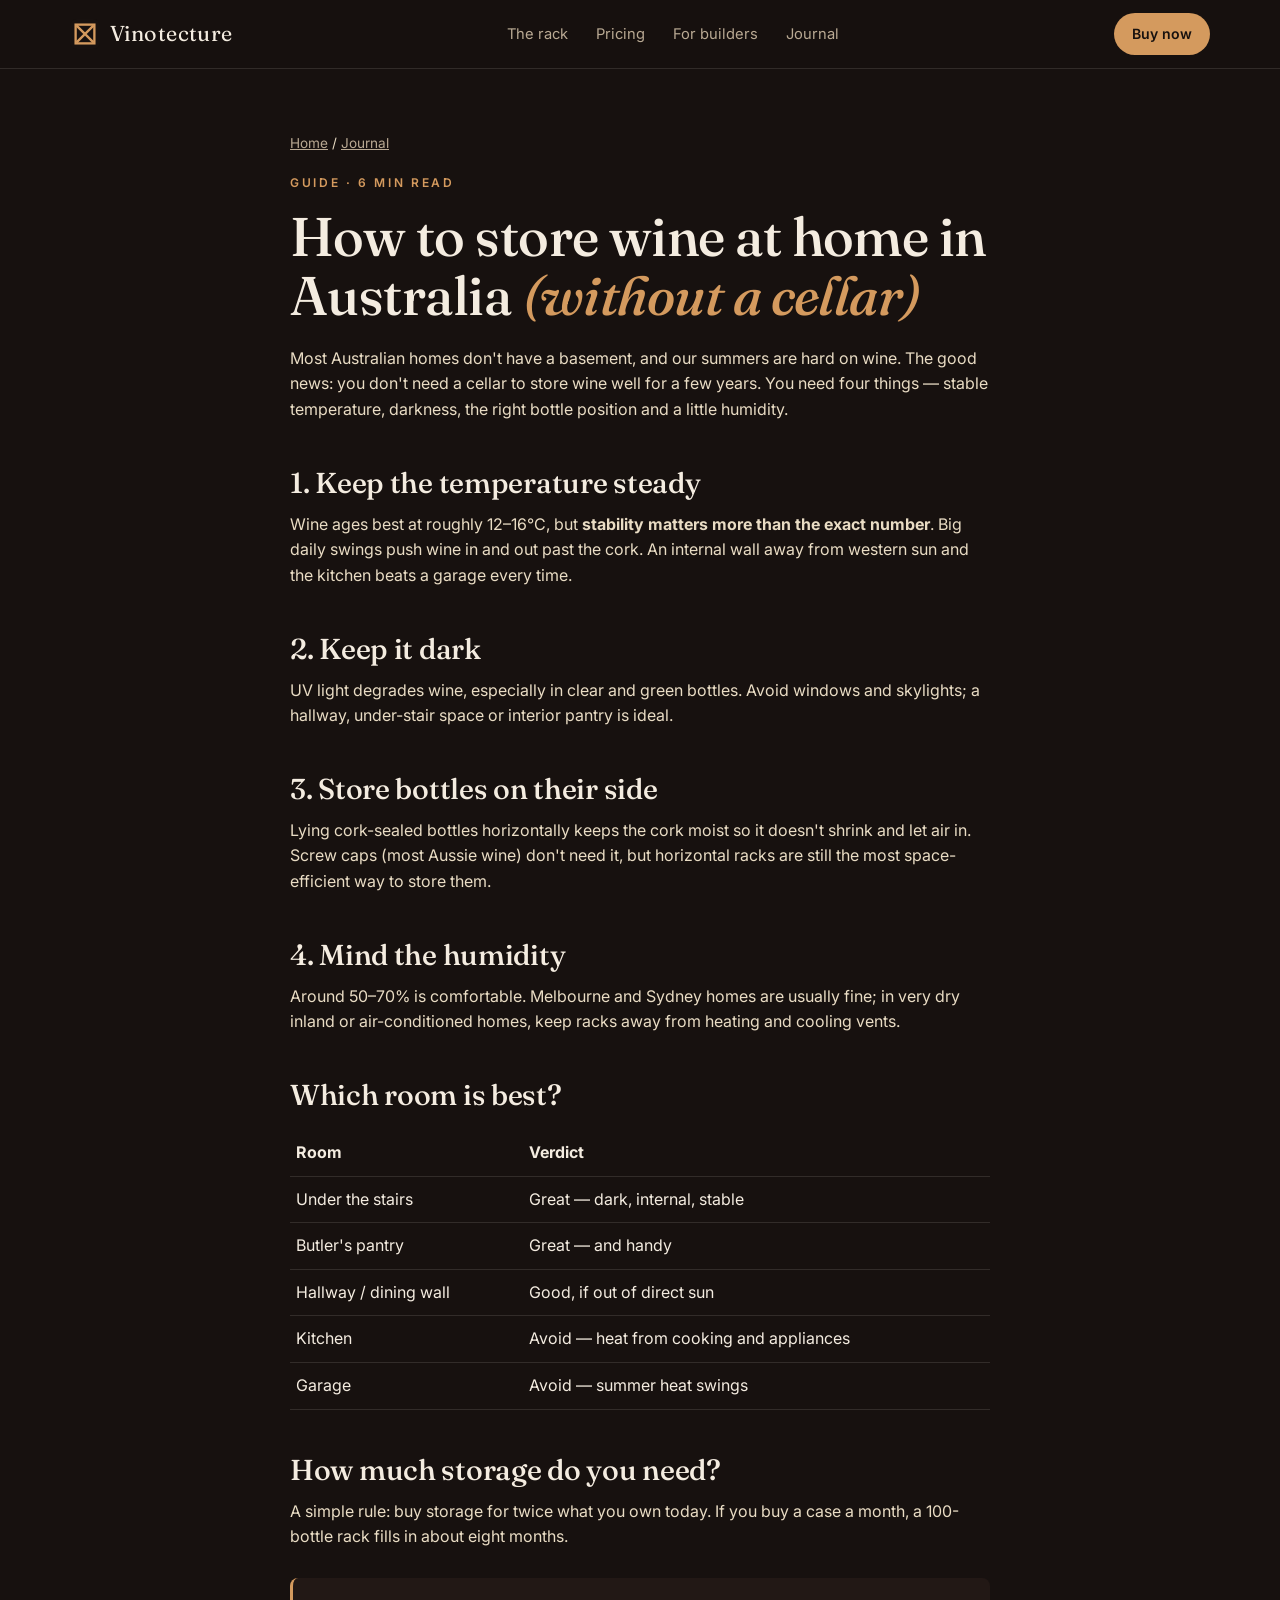
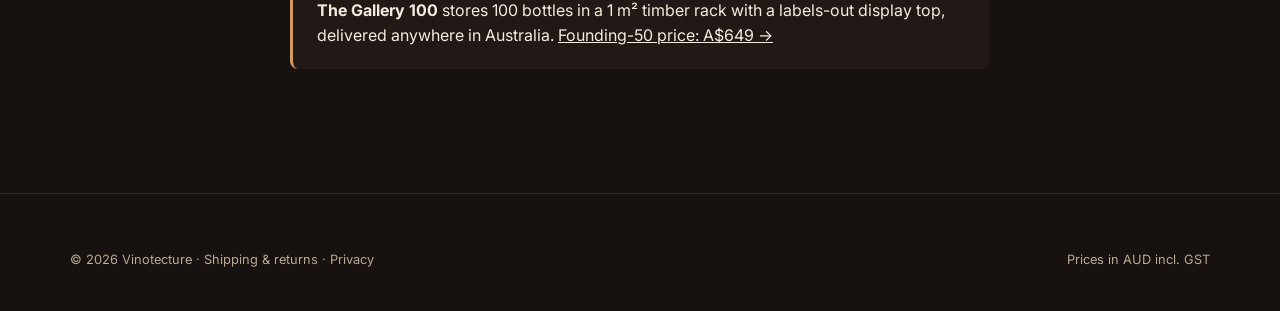
<file: journal/how-to-store-wine-at-home-australia.html>
<!doctype html>
<html lang="en-AU">
<head>
<meta charset="utf-8"><meta name="viewport" content="width=device-width,initial-scale=1">
<title>How to Store Wine at Home in Australia (Without a Cellar) | Vinotecture</title>
<meta name="description" content="A practical guide to storing wine at home in Australia: ideal temperature, light, humidity, bottle position and the best room in the house.">
<link rel="canonical" href="https://vinotecture.com.au/journal/how-to-store-wine-at-home-australia.html">
<meta property="og:title" content="How to Store Wine at Home in Australia (Without a Cellar) | Vinotecture"><meta property="og:description" content="A practical guide to storing wine at home in Australia: ideal temperature, light, humidity, bottle position and the best room in the house."><meta property="og:url" content="https://vinotecture.com.au/journal/how-to-store-wine-at-home-australia.html"><meta property="og:image" content="https://vinotecture.com.au/assets/og-image.png"><meta property="og:type" content="article">
<meta name="theme-color" content="#17110f">
<link rel="icon" href="../assets/favicon.svg" type="image/svg+xml">
<link rel="preconnect" href="https://fonts.googleapis.com"><link rel="preconnect" href="https://fonts.gstatic.com" crossorigin><link href="https://fonts.googleapis.com/css2?family=Fraunces:ital,opsz,wght@0,9..144,400;0,9..144,500;1,9..144,400&family=Inter:wght@400;500;600;700&display=swap" rel="stylesheet">
<link rel="stylesheet" href="../css/styles.css">
<script type="application/ld+json">{"@context":"https://schema.org","@type":"Article","headline":"How to Store Wine at Home in Australia (Without a Cellar)","description":"A practical guide to storing wine at home in Australia: ideal temperature, light, humidity, bottle position and the best room in the house.","datePublished":"2026-11-01","author":{"@type":"Organization","name":"Vinotecture"},"publisher":{"@type":"Organization","name":"Vinotecture"},"mainEntityOfPage":"https://vinotecture.com.au/journal/how-to-store-wine-at-home-australia.html"}</script>
</head>
<body>
<nav class="nav" aria-label="Main"><div class="wrap">
<a class="logo" href="../"><img src="../assets/favicon.svg" alt="" width="30" height="30">Vinotecture</a>
<ul id="menu"><li><a href="../#rack">The rack</a></li><li><a href="../#pricing">Pricing</a></li><li><a href="../#trade">For builders</a></li><li><a href="../journal/">Journal</a></li></ul>
<a href="../#pricing" class="btn btn-primary btn-sm">Buy now</a><button class="menu-btn" aria-controls="menu" aria-expanded="false">Menu</button>
</div></nav>
<main class="article">
<p class="crumbs"><a href="../">Home</a> / <a href="./">Journal</a></p>
<span class="eyebrow">Guide · 6 min read</span>
<h1>How to store wine at home in Australia <em>(without a cellar)</em></h1>
<p>Most Australian homes don't have a basement, and our summers are hard on wine. The good news: you don't need a cellar to store wine well for a few years. You need four things — stable temperature, darkness, the right bottle position and a little humidity.</p>
<h2>1. Keep the temperature steady</h2>
<p>Wine ages best at roughly 12–16°C, but <strong>stability matters more than the exact number</strong>. Big daily swings push wine in and out past the cork. An internal wall away from western sun and the kitchen beats a garage every time.</p>
<h2>2. Keep it dark</h2>
<p>UV light degrades wine, especially in clear and green bottles. Avoid windows and skylights; a hallway, under-stair space or interior pantry is ideal.</p>
<h2>3. Store bottles on their side</h2>
<p>Lying cork-sealed bottles horizontally keeps the cork moist so it doesn't shrink and let air in. Screw caps (most Aussie wine) don't need it, but horizontal racks are still the most space-efficient way to store them.</p>
<h2>4. Mind the humidity</h2>
<p>Around 50–70% is comfortable. Melbourne and Sydney homes are usually fine; in very dry inland or air-conditioned homes, keep racks away from heating and cooling vents.</p>
<h2>Which room is best?</h2>
<table><tr><th>Room</th><th>Verdict</th></tr>
<tr><td>Under the stairs</td><td>Great — dark, internal, stable</td></tr>
<tr><td>Butler's pantry</td><td>Great — and handy</td></tr>
<tr><td>Hallway / dining wall</td><td>Good, if out of direct sun</td></tr>
<tr><td>Kitchen</td><td>Avoid — heat from cooking and appliances</td></tr>
<tr><td>Garage</td><td>Avoid — summer heat swings</td></tr></table>
<h2>How much storage do you need?</h2>
<p>A simple rule: buy storage for twice what you own today. If you buy a case a month, a 100-bottle rack fills in about eight months.</p>
<div class="callout"><strong>The Gallery 100</strong> stores 100 bottles in a 1 m² timber rack with a labels-out display top, delivered anywhere in Australia. <a href="../#pricing">Founding-50 price: A$649 →</a></div>
</main>
<footer><div class="wrap"><div class="legal" style="margin-top:0;border-top:0;padding-top:0"><span>© <span data-year>2026</span> Vinotecture · <a href="../shipping-returns.html">Shipping &amp; returns</a> · <a href="../privacy.html">Privacy</a></span><span>Prices in AUD incl. GST</span></div></div></footer>
<script src="../js/main.js" defer></script>
</body></html>
</file>
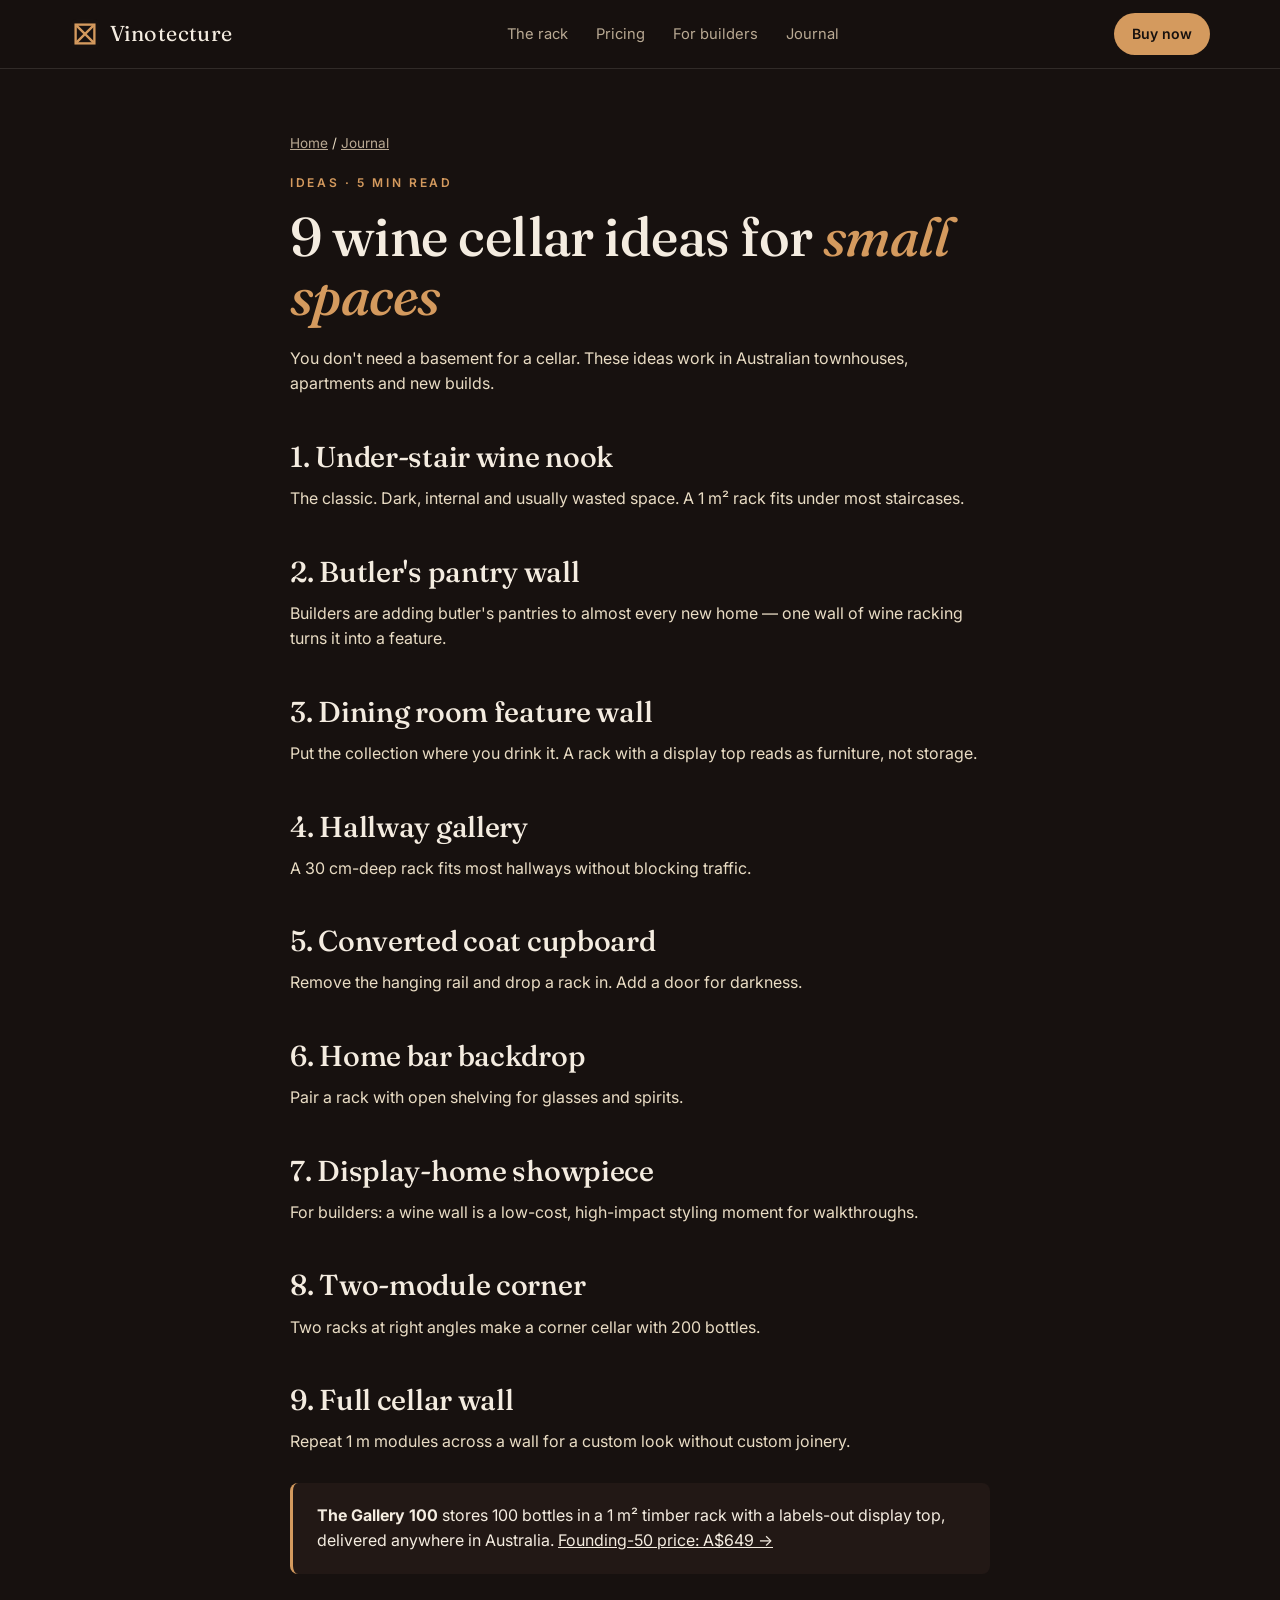
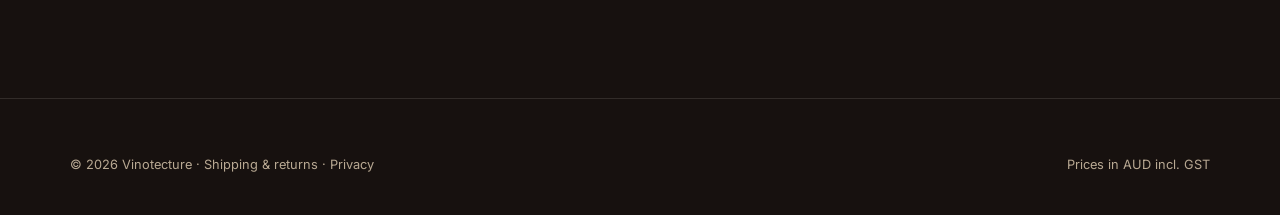
<file: journal/wine-cellar-ideas-small-spaces.html>
<!doctype html>
<html lang="en-AU">
<head>
<meta charset="utf-8"><meta name="viewport" content="width=device-width,initial-scale=1">
<title>9 Wine Cellar Ideas for Small Spaces | Vinotecture</title>
<meta name="description" content="Nine wine cellar ideas for small Australian homes and apartments: under-stair cellars, butler's pantries, hallway wine walls and more.">
<link rel="canonical" href="https://vinotecture.com.au/journal/wine-cellar-ideas-small-spaces.html">
<meta property="og:title" content="9 Wine Cellar Ideas for Small Spaces | Vinotecture"><meta property="og:description" content="Nine wine cellar ideas for small Australian homes and apartments: under-stair cellars, butler's pantries, hallway wine walls and more."><meta property="og:url" content="https://vinotecture.com.au/journal/wine-cellar-ideas-small-spaces.html"><meta property="og:image" content="https://vinotecture.com.au/assets/og-image.png"><meta property="og:type" content="article">
<meta name="theme-color" content="#17110f">
<link rel="icon" href="../assets/favicon.svg" type="image/svg+xml">
<link rel="preconnect" href="https://fonts.googleapis.com"><link rel="preconnect" href="https://fonts.gstatic.com" crossorigin><link href="https://fonts.googleapis.com/css2?family=Fraunces:ital,opsz,wght@0,9..144,400;0,9..144,500;1,9..144,400&family=Inter:wght@400;500;600;700&display=swap" rel="stylesheet">
<link rel="stylesheet" href="../css/styles.css">
<script type="application/ld+json">{"@context":"https://schema.org","@type":"Article","headline":"9 Wine Cellar Ideas for Small Spaces","description":"Nine wine cellar ideas for small Australian homes and apartments: under-stair cellars, butler's pantries, hallway wine walls and more.","datePublished":"2026-11-01","author":{"@type":"Organization","name":"Vinotecture"},"publisher":{"@type":"Organization","name":"Vinotecture"},"mainEntityOfPage":"https://vinotecture.com.au/journal/wine-cellar-ideas-small-spaces.html"}</script>
</head>
<body>
<nav class="nav" aria-label="Main"><div class="wrap">
<a class="logo" href="../"><img src="../assets/favicon.svg" alt="" width="30" height="30">Vinotecture</a>
<ul id="menu"><li><a href="../#rack">The rack</a></li><li><a href="../#pricing">Pricing</a></li><li><a href="../#trade">For builders</a></li><li><a href="../journal/">Journal</a></li></ul>
<a href="../#pricing" class="btn btn-primary btn-sm">Buy now</a><button class="menu-btn" aria-controls="menu" aria-expanded="false">Menu</button>
</div></nav>
<main class="article">
<p class="crumbs"><a href="../">Home</a> / <a href="./">Journal</a></p>
<span class="eyebrow">Ideas · 5 min read</span>
<h1>9 wine cellar ideas for <em>small spaces</em></h1>
<p>You don't need a basement for a cellar. These ideas work in Australian townhouses, apartments and new builds.</p>
<h2>1. Under-stair wine nook</h2><p>The classic. Dark, internal and usually wasted space. A 1 m² rack fits under most staircases.</p><h2>2. Butler's pantry wall</h2><p>Builders are adding butler's pantries to almost every new home — one wall of wine racking turns it into a feature.</p><h2>3. Dining room feature wall</h2><p>Put the collection where you drink it. A rack with a display top reads as furniture, not storage.</p><h2>4. Hallway gallery</h2><p>A 30 cm-deep rack fits most hallways without blocking traffic.</p><h2>5. Converted coat cupboard</h2><p>Remove the hanging rail and drop a rack in. Add a door for darkness.</p><h2>6. Home bar backdrop</h2><p>Pair a rack with open shelving for glasses and spirits.</p><h2>7. Display-home showpiece</h2><p>For builders: a wine wall is a low-cost, high-impact styling moment for walkthroughs.</p><h2>8. Two-module corner</h2><p>Two racks at right angles make a corner cellar with 200 bottles.</p><h2>9. Full cellar wall</h2><p>Repeat 1 m modules across a wall for a custom look without custom joinery.</p>
<div class="callout"><strong>The Gallery 100</strong> stores 100 bottles in a 1 m² timber rack with a labels-out display top, delivered anywhere in Australia. <a href="../#pricing">Founding-50 price: A$649 →</a></div>
</main>
<footer><div class="wrap"><div class="legal" style="margin-top:0;border-top:0;padding-top:0"><span>© <span data-year>2026</span> Vinotecture · <a href="../shipping-returns.html">Shipping &amp; returns</a> · <a href="../privacy.html">Privacy</a></span><span>Prices in AUD incl. GST</span></div></div></footer>
<script src="../js/main.js" defer></script>
</body></html>
</file>
<file: css/styles.css>
/* Vinotecture — cellar-dark, timber-warm */
:root{
  --ink:#17110f; --ink-2:#221815; --ink-3:#2e211c;
  --cream:#f4ece0; --cream-2:#e9dcc4; --muted:#b9a993;
  --timber:#d49a5e; --timber-2:#a86f3c; --wine:#7a1f2b; --wine-2:#9e2c3b;
  --line:rgba(244,236,224,.12);
  --radius:14px; --max:1180px;
  --serif:"Fraunces",Georgia,serif; --sans:"Inter",system-ui,-apple-system,sans-serif;
}
*{box-sizing:border-box;margin:0;padding:0}
html{scroll-behavior:smooth}
body{background:var(--ink);color:var(--cream);font-family:var(--sans);line-height:1.6;-webkit-font-smoothing:antialiased;overflow-x:hidden}
img{max-width:100%;display:block}
a{color:inherit}
.wrap{max-width:var(--max);margin:0 auto;padding:0 20px}
.eyebrow{font-size:.75rem;letter-spacing:.22em;text-transform:uppercase;color:var(--timber);font-weight:600}
h1,h2,h3{font-family:var(--serif);font-weight:500;line-height:1.08;letter-spacing:-.01em}
h1{font-size:clamp(2.6rem,6.4vw,5.2rem)}
h2{font-size:clamp(2rem,4vw,3.2rem)}
h3{font-size:1.35rem}
em{font-style:italic;color:var(--timber)}
.lede{font-size:1.15rem;color:var(--muted);max-width:56ch}
section{padding:96px 0}

/* Announcement + nav */
.announce{background:var(--wine);text-align:center;font-size:.85rem;padding:9px 16px;font-weight:500}
.nav{position:sticky;top:0;z-index:50;background:rgba(23,17,15,.86);backdrop-filter:blur(12px);border-bottom:1px solid var(--line)}
.nav .wrap{display:flex;align-items:center;justify-content:space-between;height:68px;gap:16px}
.logo{display:flex;align-items:center;gap:10px;text-decoration:none;font-family:var(--serif);font-size:1.35rem;letter-spacing:.02em}
.logo img{width:30px;height:30px}
.nav ul{display:flex;gap:28px;list-style:none}
.nav ul a{text-decoration:none;font-size:.92rem;color:var(--muted)}
.nav ul a:hover{color:var(--cream)}
.menu-btn{display:none;background:none;border:1px solid var(--line);color:var(--cream);border-radius:8px;padding:8px 12px;font:inherit}

/* Buttons */
.btn{display:inline-flex;align-items:center;justify-content:center;gap:8px;padding:15px 26px;border-radius:999px;font-weight:600;font-size:.98rem;text-decoration:none;border:0;cursor:pointer;transition:transform .15s,background .2s}
.btn:hover{transform:translateY(-1px)}
.btn-primary{background:var(--timber);color:var(--ink)}
.btn-primary:hover{background:#e3ab70}
.btn-ghost{background:transparent;color:var(--cream);border:1px solid rgba(244,236,224,.3)}
.btn-ghost:hover{border-color:var(--cream)}
.btn-sm{padding:10px 18px;font-size:.88rem}

/* Hero */
.hero{padding:72px 0 88px;position:relative;overflow:hidden}
.hero::before{content:"";position:absolute;inset:-20% -10% auto auto;width:720px;height:720px;background:radial-gradient(circle,rgba(212,154,94,.18),transparent 62%);pointer-events:none}
.hero .wrap{display:grid;grid-template-columns:1.1fr .9fr;gap:56px;align-items:center}
.hero h1{margin:18px 0 22px}
.hero .cta-row{display:flex;flex-wrap:wrap;gap:12px;margin:32px 0 28px}
.price-tag{display:flex;align-items:baseline;gap:14px;margin-top:8px}
.price-tag .now{font-family:var(--serif);font-size:2.4rem}
.price-tag .was{color:var(--muted);text-decoration:line-through}
.price-tag .save{background:var(--wine);color:var(--cream);font-size:.78rem;padding:4px 10px;border-radius:999px;font-weight:600}
.trust{display:flex;flex-wrap:wrap;gap:10px 22px;font-size:.88rem;color:var(--muted)}
.trust span::before{content:"✓ ";color:var(--timber)}
.hero-art{position:relative}
.hero-art .frame{background:linear-gradient(160deg,var(--ink-3),var(--ink-2));border:1px solid var(--line);border-radius:28px;padding:36px}
.badge-cap{position:absolute;left:-18px;bottom:28px;background:var(--cream);color:var(--ink);border-radius:18px;padding:14px 18px;box-shadow:0 20px 40px rgba(0,0,0,.4)}
.badge-cap b{font-family:var(--serif);font-size:2rem;display:block;line-height:1}
.badge-cap small{font-size:.75rem;letter-spacing:.08em;text-transform:uppercase}
.stock{display:inline-flex;align-items:center;gap:8px;font-size:.85rem;color:var(--cream-2);margin-top:6px}
.stock i{width:8px;height:8px;border-radius:50%;background:#5fbf7a;box-shadow:0 0 0 4px rgba(95,191,122,.18)}

/* Stats strip */
.strip{border-top:1px solid var(--line);border-bottom:1px solid var(--line);padding:30px 0}
.strip .wrap{display:grid;grid-template-columns:repeat(4,1fr);gap:20px;text-align:center}
.strip b{font-family:var(--serif);font-size:2rem;font-weight:500;display:block}
.strip span{color:var(--muted);font-size:.85rem}

/* Audience tabs */
.audience-head{display:flex;justify-content:space-between;align-items:end;gap:30px;flex-wrap:wrap;margin-bottom:40px}
.tabs{display:flex;gap:8px;background:var(--ink-2);border:1px solid var(--line);border-radius:999px;padding:6px}
.tab{background:none;border:0;color:var(--muted);font:inherit;font-weight:500;padding:10px 20px;border-radius:999px;cursor:pointer}
.tab[aria-selected="true"]{background:var(--cream);color:var(--ink)}
.panel{display:none;grid-template-columns:1fr 1fr;gap:48px;align-items:center;background:var(--ink-2);border:1px solid var(--line);border-radius:24px;padding:48px}
.panel.active{display:grid}
.panel ul{list-style:none;margin:22px 0 28px;display:grid;gap:14px}
.panel li{padding-left:30px;position:relative}
.panel li::before{content:"";position:absolute;left:0;top:.55em;width:16px;height:2px;background:var(--timber)}
.panel .quote{font-family:var(--serif);font-size:1.6rem;line-height:1.3;font-style:italic;color:var(--cream-2)}
.panel .quote small{display:block;font-family:var(--sans);font-style:normal;font-size:.85rem;color:var(--muted);margin-top:14px}

/* Features */
.features{background:var(--cream);color:var(--ink)}
.features .eyebrow{color:var(--wine)}
.features em{color:var(--wine)}
.grid-3{display:grid;grid-template-columns:repeat(3,1fr);gap:22px;margin-top:48px}
.card{border:1px solid rgba(23,17,15,.12);border-radius:var(--radius);padding:30px;background:#fbf6ee}
.card .ico{width:44px;height:44px;border-radius:12px;background:var(--ink);color:var(--timber);display:grid;place-items:center;font-size:1.3rem;margin-bottom:18px}
.card p{color:#5a4b40;margin-top:8px}

/* Specs */
.specs .wrap{display:grid;grid-template-columns:.9fr 1.1fr;gap:64px;align-items:center}
.spec-table{width:100%;border-collapse:collapse;margin-top:28px}
.spec-table th,.spec-table td{padding:15px 0;border-bottom:1px solid var(--line);text-align:left;font-weight:400}
.spec-table th{color:var(--muted);width:42%}
.dims{position:relative;padding:30px 40px 40px 30px}
.dims .h,.dims .w{position:absolute;color:var(--muted);font-size:.8rem;letter-spacing:.1em}
.dims .w{bottom:6px;left:50%;transform:translateX(-50%)}
.dims .h{right:0;top:50%;transform:translateY(-50%) rotate(90deg)}

/* Pricing */
.pricing{background:var(--ink-2)}
.center{text-align:center}
.center .lede{margin:16px auto 0}
.tiers{display:grid;grid-template-columns:repeat(3,1fr);gap:22px;margin-top:52px}
.tier{background:var(--ink);border:1px solid var(--line);border-radius:22px;padding:34px;display:flex;flex-direction:column;position:relative}
.tier.hot{border-color:var(--timber);box-shadow:0 30px 60px -30px rgba(212,154,94,.45)}
.tier .flag{position:absolute;top:-13px;left:34px;background:var(--timber);color:var(--ink);font-size:.72rem;font-weight:700;letter-spacing:.1em;text-transform:uppercase;padding:5px 12px;border-radius:999px}
.tier h3{margin-bottom:4px}
.tier .who{color:var(--muted);font-size:.9rem}
.tier .amt{font-family:var(--serif);font-size:2.8rem;margin:22px 0 2px}
.tier .amt small{font-size:1rem;color:var(--muted);font-family:var(--sans)}
.tier .per{color:var(--muted);font-size:.85rem}
.tier ul{list-style:none;margin:24px 0 30px;display:grid;gap:10px;font-size:.95rem;flex:1}
.tier li::before{content:"✓  ";color:var(--timber)}
.pay-note{margin-top:28px;color:var(--muted);font-size:.85rem}

/* Trade */
.trade .wrap{display:grid;grid-template-columns:1fr 1fr;gap:56px;align-items:start}
form.lead{background:var(--ink-2);border:1px solid var(--line);border-radius:22px;padding:34px;display:grid;gap:14px}
.row-2{display:grid;grid-template-columns:1fr 1fr;gap:14px}
label{font-size:.82rem;color:var(--muted);display:grid;gap:6px}
input,select,textarea{background:var(--ink);border:1px solid var(--line);color:var(--cream);border-radius:10px;padding:13px 14px;font:inherit;width:100%}
input:focus,select:focus,textarea:focus{outline:2px solid var(--timber);outline-offset:1px}
.form-msg{font-size:.9rem;color:var(--timber);min-height:1.4em}
.perks{display:grid;gap:18px;margin-top:30px}
.perk{display:flex;gap:16px}
.perk b{font-family:var(--serif);font-size:1.6rem;color:var(--timber);min-width:62px}

/* Reviews */
.reviews .grid-3 .card{background:var(--ink-2);border-color:var(--line)}
.reviews .card p{color:var(--cream-2)}
.stars{color:var(--timber);letter-spacing:2px}
.reviewer{margin-top:16px;font-size:.85rem;color:var(--muted)}

/* FAQ */
.faq .wrap{max-width:820px}
details{border-bottom:1px solid var(--line);padding:22px 0}
summary{cursor:pointer;font-family:var(--serif);font-size:1.25rem;list-style:none;display:flex;justify-content:space-between;gap:20px}
summary::-webkit-details-marker{display:none}
summary::after{content:"+";color:var(--timber);font-family:var(--sans);font-size:1.4rem;transition:transform .2s}
details[open] summary::after{transform:rotate(45deg)}
details p{color:var(--muted);margin-top:12px}

/* Final CTA */
.final{background:radial-gradient(ellipse at top,rgba(122,31,43,.55),transparent 70%),var(--ink);text-align:center}
.final h2{max-width:16ch;margin:16px auto 22px}
.final .cta-row{justify-content:center;display:flex;gap:12px;flex-wrap:wrap;margin-top:30px}

/* Footer */
footer{border-top:1px solid var(--line);padding:56px 0 40px;color:var(--muted);font-size:.9rem}
.foot{display:grid;grid-template-columns:2fr 1fr 1fr 1fr;gap:32px}
footer h4{color:var(--cream);font-family:var(--sans);font-size:.8rem;letter-spacing:.14em;text-transform:uppercase;margin-bottom:14px}
footer ul{list-style:none;display:grid;gap:8px}
footer a{text-decoration:none}
footer a:hover{color:var(--cream)}
.legal{margin-top:40px;padding-top:22px;border-top:1px solid var(--line);font-size:.8rem;display:flex;justify-content:space-between;gap:16px;flex-wrap:wrap}

/* Sticky mobile buy bar */
.buybar{position:fixed;left:0;right:0;bottom:0;z-index:60;background:var(--ink-2);border-top:1px solid var(--line);padding:12px 16px;display:none;align-items:center;justify-content:space-between;gap:12px;transform:translateY(100%);transition:transform .25s}
.buybar.show{transform:none}
.buybar b{font-family:var(--serif);font-size:1.3rem}

/* Article pages */
.article{max-width:740px;margin:0 auto;padding:64px 20px 96px}
.article h1{font-size:clamp(2.2rem,5vw,3.4rem);margin:14px 0 20px}
.article h2{font-size:1.8rem;margin:44px 0 14px}
.article p,.article li{color:var(--cream-2);margin-bottom:14px}
.article ul,.article ol{padding-left:22px}
.article table{width:100%;border-collapse:collapse;margin:20px 0}
.article td,.article th{border-bottom:1px solid var(--line);padding:10px 6px;text-align:left}
.article .callout{background:var(--ink-2);border-left:3px solid var(--timber);padding:20px 24px;border-radius:8px;margin:28px 0}
.crumbs{font-size:.85rem;color:var(--muted)}
.crumbs a{color:var(--muted)}

/* Reveal */
.reveal{opacity:0;transform:translateY(18px);transition:opacity .6s ease,transform .6s ease}
.reveal.in{opacity:1;transform:none}
@media (prefers-reduced-motion:reduce){.reveal{opacity:1;transform:none;transition:none}html{scroll-behavior:auto}}

/* Responsive */
@media (max-width:960px){
  .hero .wrap,.specs .wrap,.trade .wrap,.panel,.panel.active{grid-template-columns:1fr}
  .grid-3,.tiers{grid-template-columns:1fr}
  .foot{grid-template-columns:1fr 1fr}
  .strip .wrap{grid-template-columns:repeat(2,1fr)}
  .hero-art{max-width:460px;margin:0 auto}
}
@media (max-width:720px){
  section{padding:68px 0}
  .nav ul{display:none;position:absolute;top:68px;left:0;right:0;flex-direction:column;gap:0;background:var(--ink);border-bottom:1px solid var(--line)}
  .nav ul.open{display:flex}
  .nav ul a{display:block;padding:16px 20px;border-top:1px solid var(--line)}
  .menu-btn{display:block}
  .nav .btn-sm{display:none}
  .panel,.panel.active{padding:28px}
  .tabs{width:100%;overflow-x:auto}
  .row-2{grid-template-columns:1fr}
  .badge-cap{left:8px}
  .buybar{display:flex}
  body{padding-bottom:72px}
  .foot{grid-template-columns:1fr}
}

/* Product photos (white-background shots sit on a light card) */
.hero-art .frame{background:#fff;padding:12px;overflow:hidden}
.hero-art .frame img{width:100%;height:auto;aspect-ratio:1/1;object-fit:contain}
.thumbs{display:flex;gap:10px;margin-top:12px}
.thumb{flex:1;background:#fff;border:2px solid transparent;border-radius:12px;padding:4px;cursor:pointer;opacity:.85;transition:opacity .2s,border-color .2s}
.thumb:hover{opacity:1}
.thumb[aria-pressed="true"]{border-color:var(--timber);opacity:1}
.thumb img{aspect-ratio:1/1;object-fit:contain;width:100%;height:auto}
.badge-cap{bottom:auto;top:24px}
.dims img{background:#fff;border-radius:22px;width:100%;height:auto}
</file>
